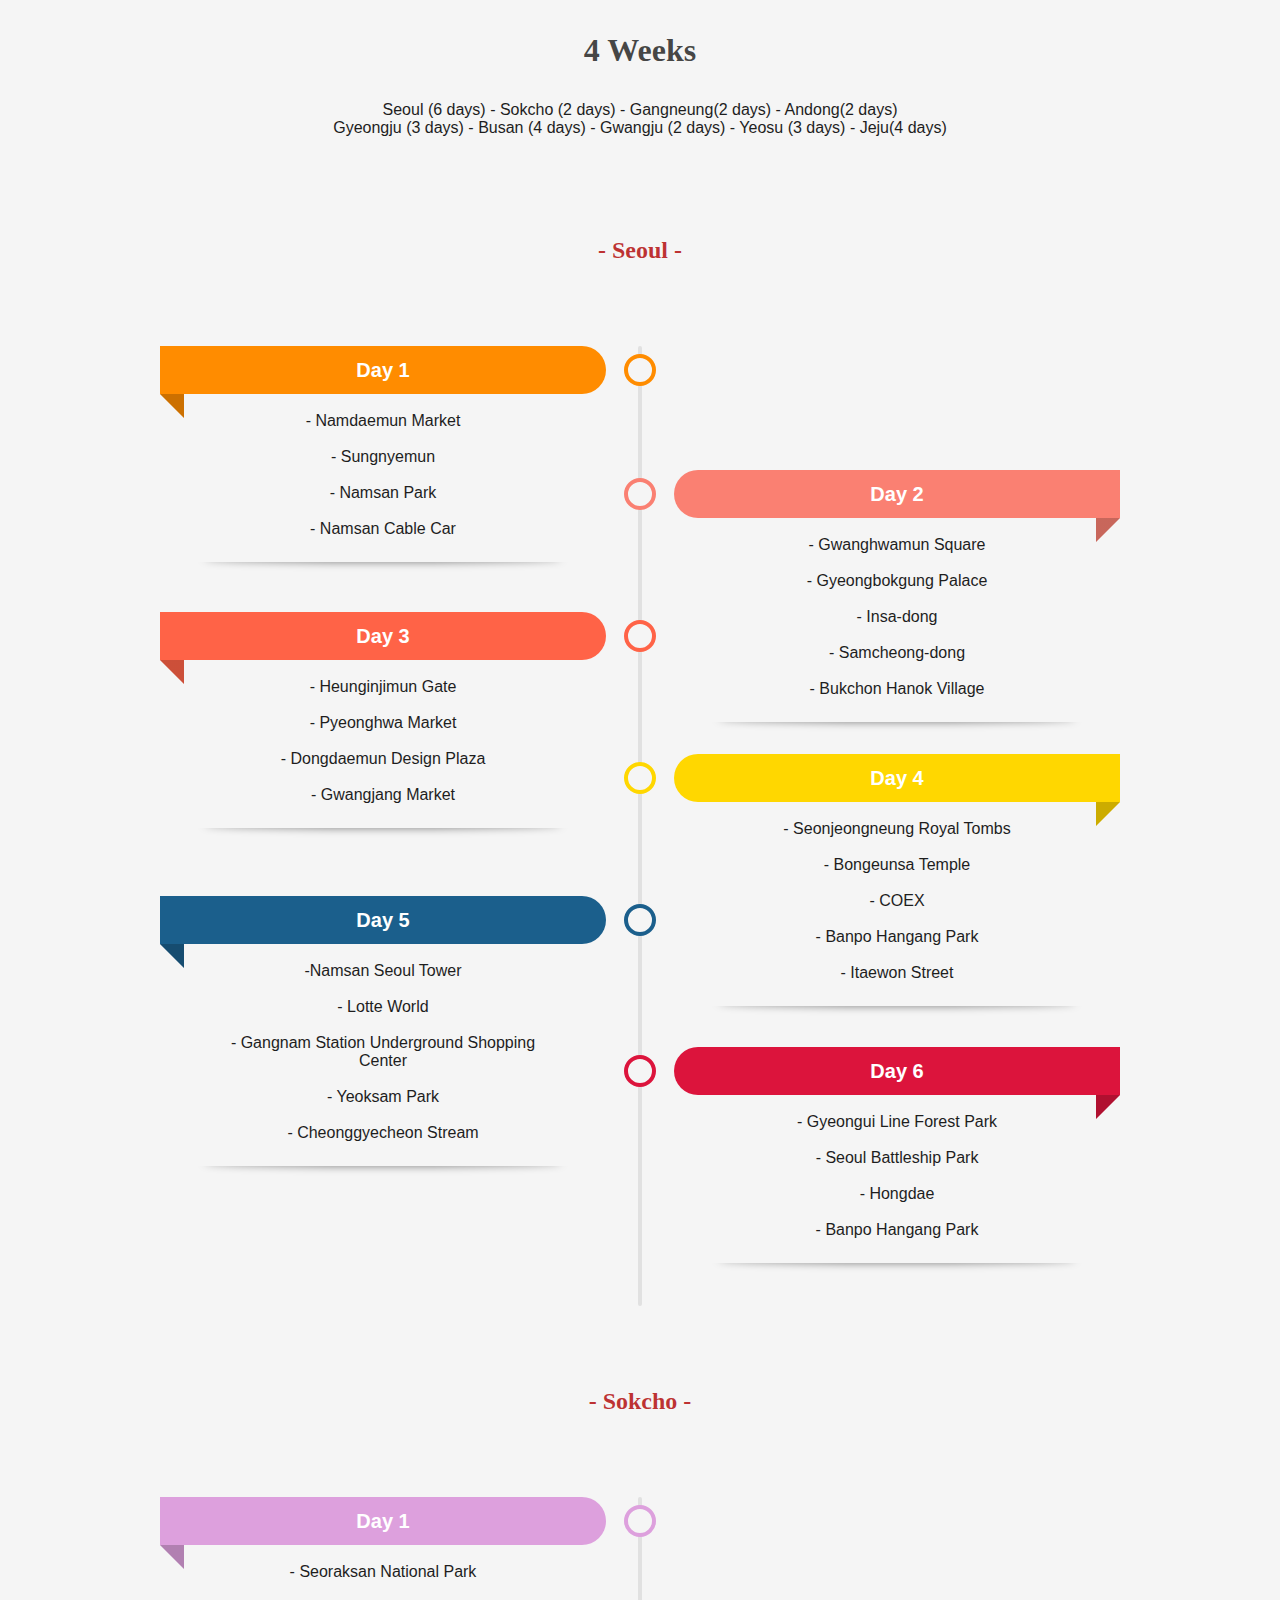
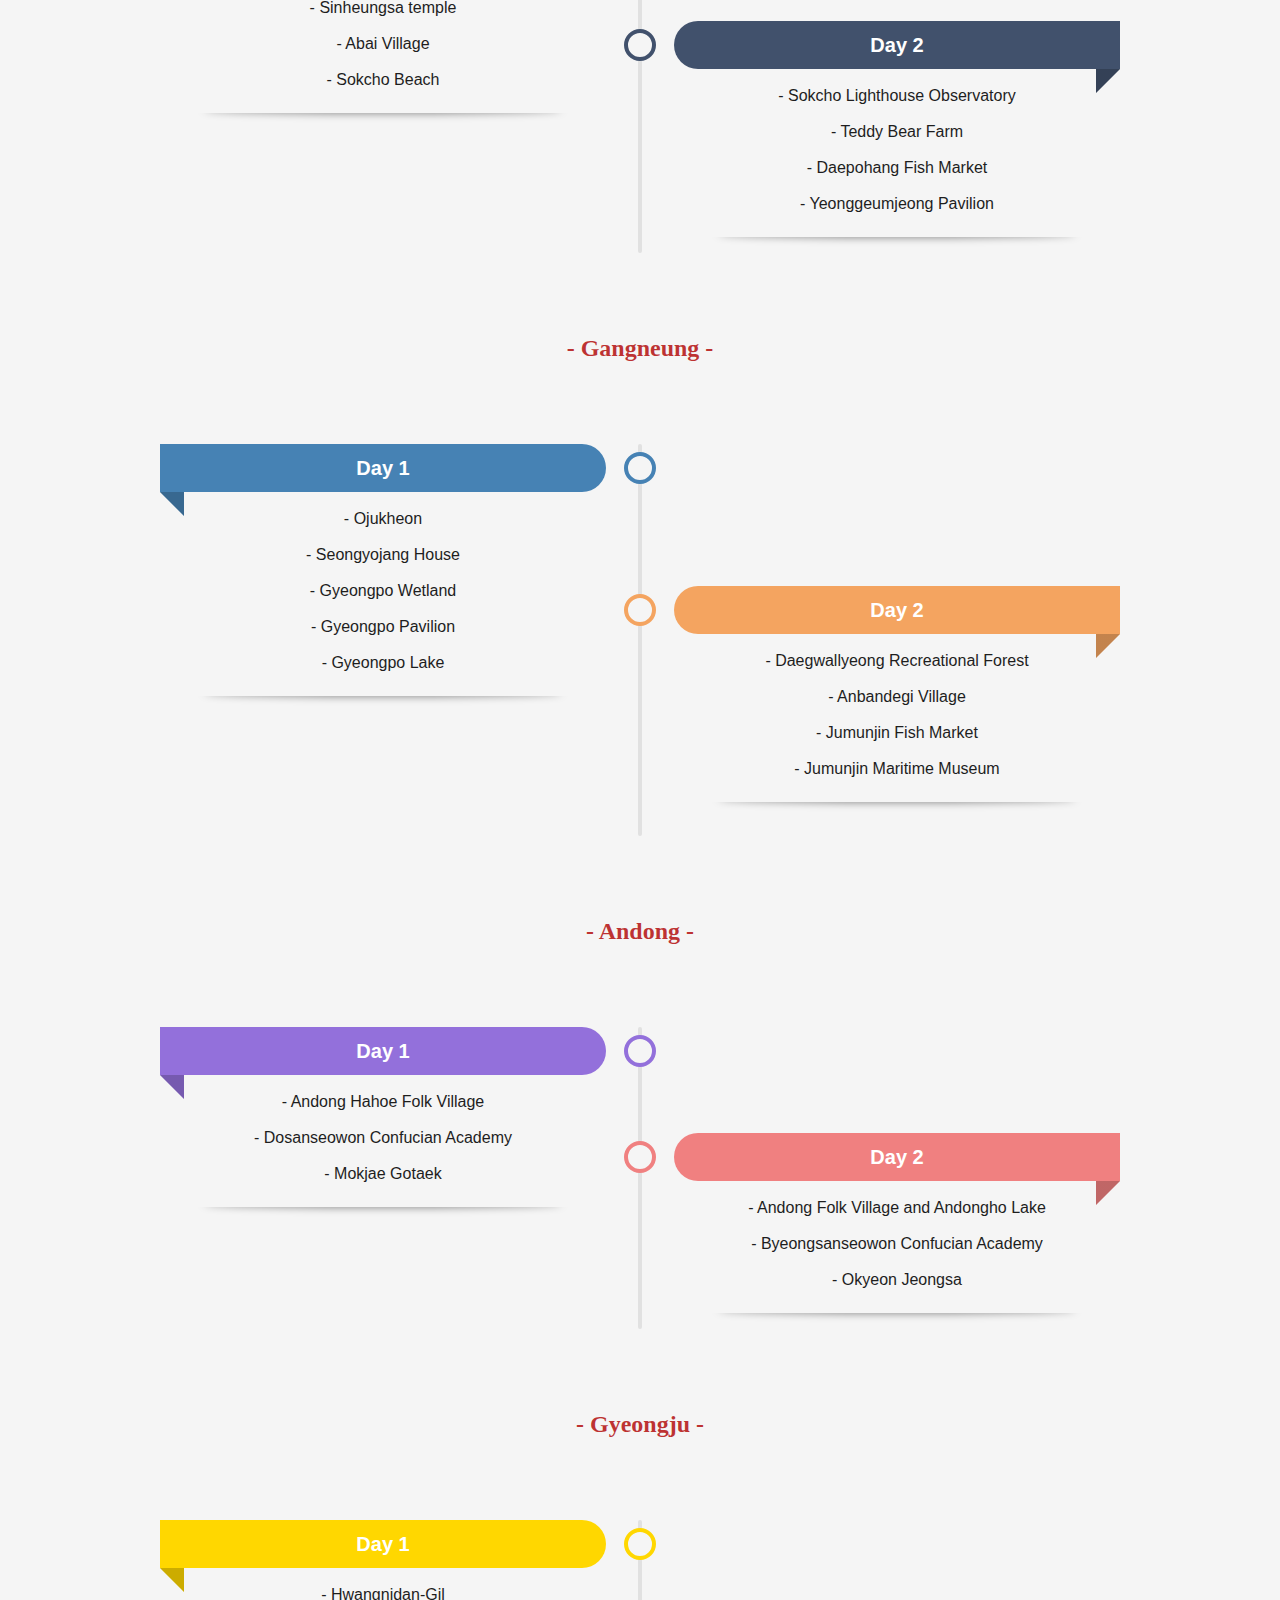
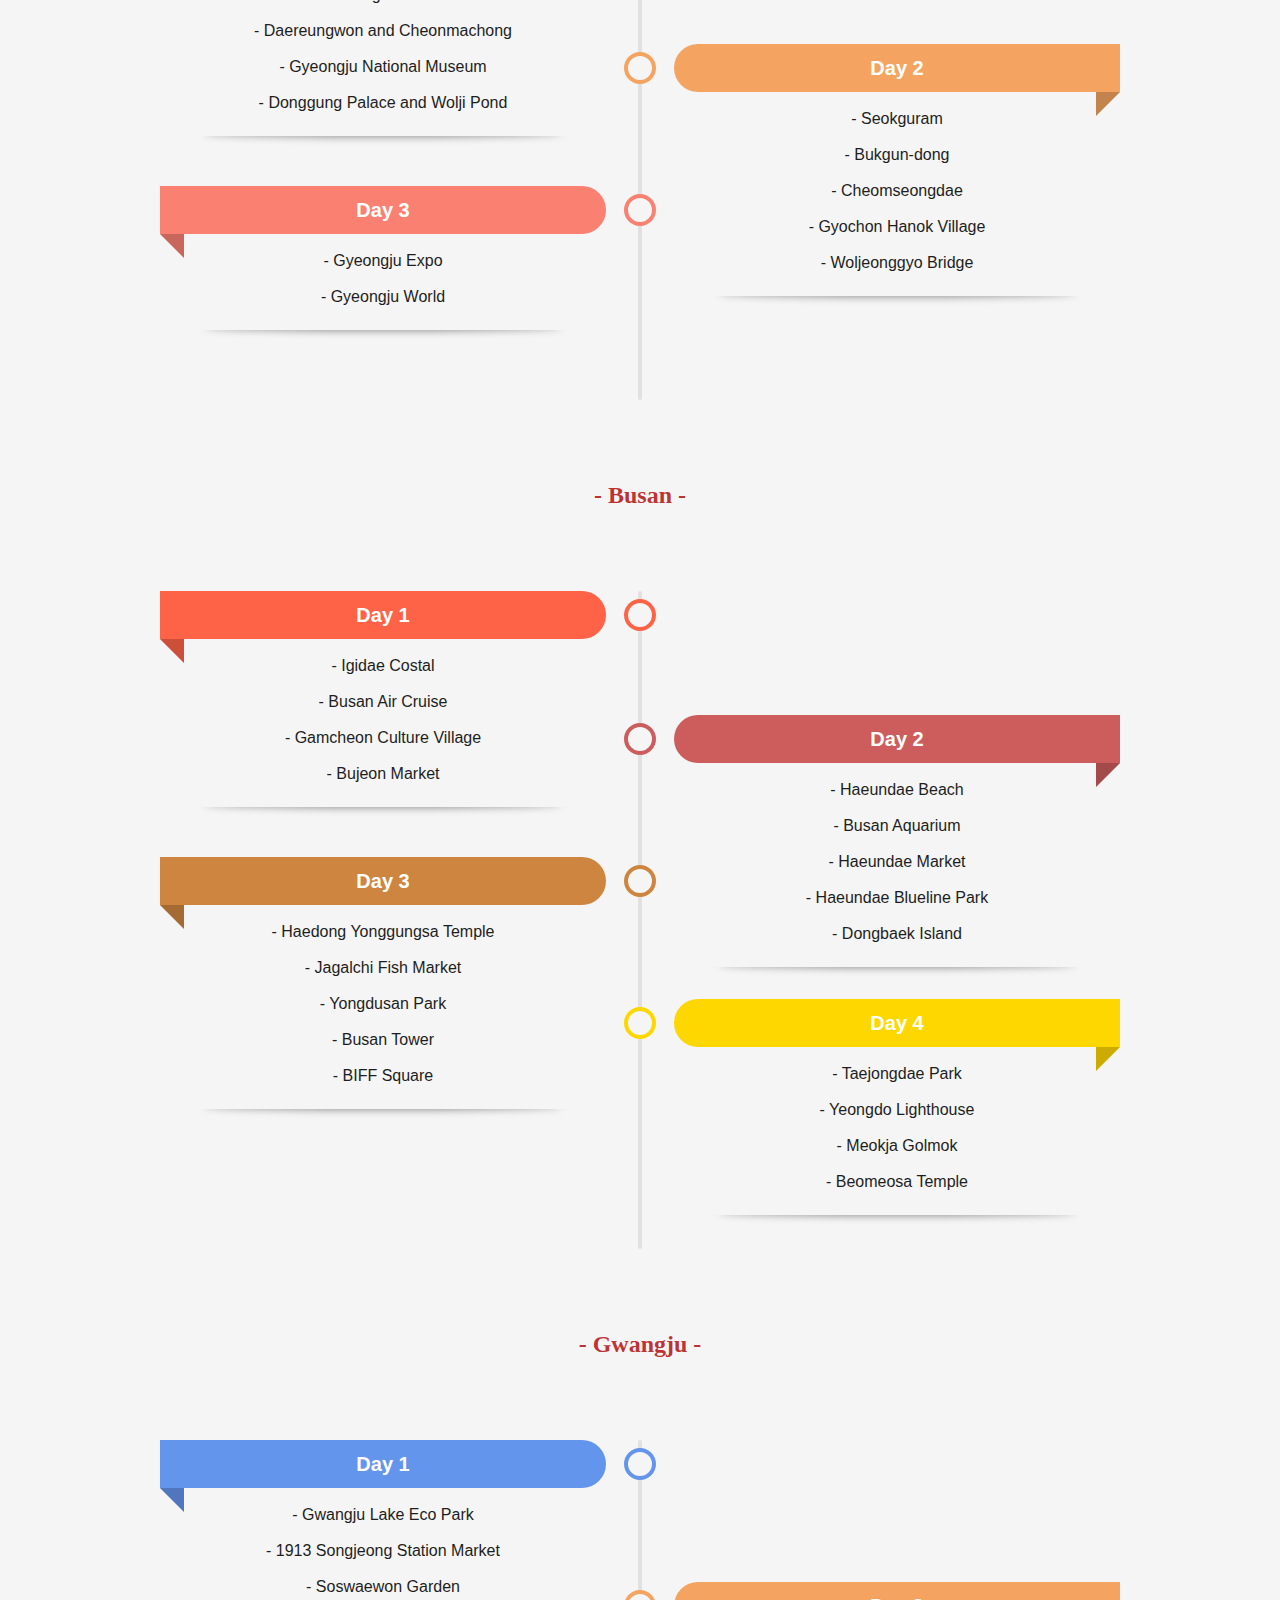
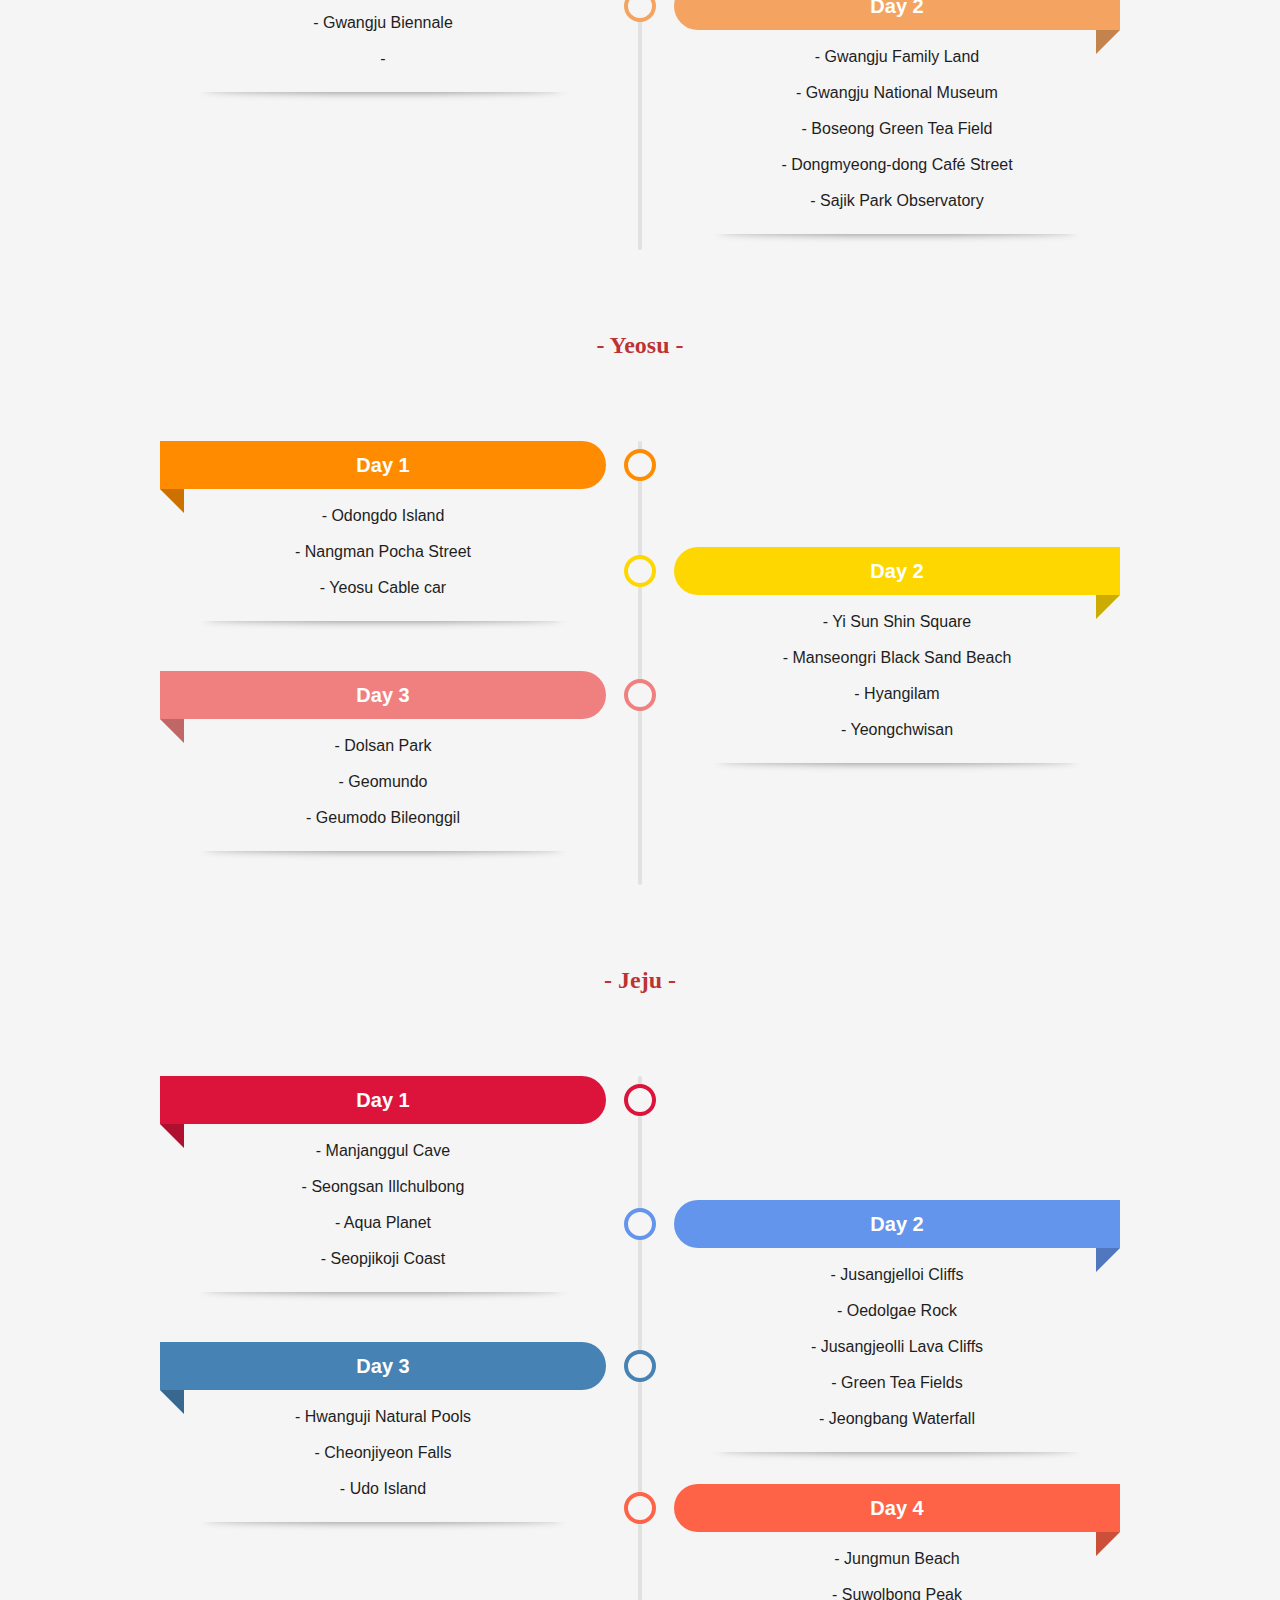
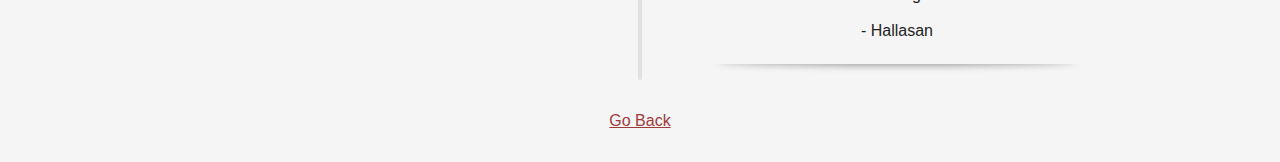
<file: itinerarie4weeks.html>
<!DOCTYPE html>
<html>
    <head> 
        <title> 4 Weeks Itinerarie </title>
        <link rel="stylesheet" href="itinerarieweek1option1.css">
    </head>

    <body>


        
            <div class="panel-title" style="font-family: 'Century Gothic', Ink Free; size: 20px; color: rgba(22, 22, 20, 0.796);">
                <h1>4 Weeks</h1>
            </div>
            <center>
                <p>Seoul (6 days) - Sokcho (2 days) - Gangneung(2 days) - Andong(2 days)</p>
                <p>Gyeongju (3 days) - Busan (4 days) - Gwangju (2 days) - Yeosu (3 days) - Jeju(4 days)</p>
            </center>
            <br/>
            <br/>
            <center><h2 style="font-family: 'Ink Free', Century Gothic; color: rgba(177, 5, 5, 0.821);">- Seoul -</h2></center>
            <br/>
                   
            <ul>
              <li style="--accent-color:#FF8C00">
              <div class="date">Day 1</div>
                 <div class="descr"> 
                    <center>
                 </br>              
                    <p>- Namdaemun Market</p>
                </br>
                    <p>- Sungnyemun</p>
                </br>
                    <p>- Namsan Park</p>
                </br>
                    <p>- Namsan Cable Car</p>
                </center>
                </div>
                </li>
                   
                <li style="--accent-color:#FA8072">
                  <div class="date">Day 2</div>
                  <div class="descr">
                    <center>
                    
                   </br>
                   <p>- Gwanghwamun Square</p>
                </br>
                   <p>- Gyeongbokgung Palace</p>
                </br>
                   <p>- Insa-dong</p>
                </br>
                   <p>- Samcheong-dong</p>
                </br>
                   <p>- Bukchon Hanok Village</p>
                   </center>
                  </div>
                </li>

                <li style="--accent-color:#FF6347">
                  <div class="date">Day 3</div>
                  <div class="descr">
                    <center>  
                    </br>
                    <p>- Heunginjimun Gate</p>
                 </br>
                    <p>- Pyeonghwa Market</p>
                 </br>
                    <p>- Dongdaemun Design Plaza</p>
                 </br>
                    <p>- Gwangjang Market</p>
                    </center>

                  </div>
                </li>

                <li style="--accent-color:#FFD700">
                  <div class="date">Day 4</div>
                  <div class="descr">
                    <center>      
                    </br>
                    <p>- Seonjeongneung Royal Tombs</p>
                 </br>
                    <p>- Bongeunsa Temple</p>
                 </br>
                    <p>- COEX</p>
                 </br>
                    <p>- Banpo Hangang Park</p>
                 </br>
                    <p>- Itaewon Street</p>
                    </center>

                  </div>
                </li>

                <li style="--accent-color:#1B5F8C">
                  <div class="date">Day 5</div>
                  <div class="descr">
                    <center>      
                    </br>
                    <p>-Namsan Seoul Tower </p>
                 </br>
                    <p>- Lotte World</p>
                 </br>
                    <p>- Gangnam Station Underground Shopping Center</p>
                 </br>
                    <p>- Yeoksam Park</p>
                 </br>
                    <p>- Cheonggyecheon Stream</p>
                    </center>

                  </div>
                </li>

                <li style="--accent-color:#DC143C">
                  <div class="date">Day 6</div>
                  <div class="descr">
                    <center>      
                    </br>
                    <p>- Gyeongui Line Forest Park</p>
                 </br>
                    <p>- Seoul Battleship Park</p>
                 </br>
                    <p>- Hongdae</p>
                 </br>
                    <p>- Banpo Hangang Park</p>
                    </center>

                  </div>
                </li>
            </ul>

            
            <br/>
            <center><h2 style="font-family: 'Ink Free', Century Gothic; color: rgba(177, 5, 5, 0.821);">- Sokcho -</h2></center>
            <br/>
                   
            <ul>
              <li style="--accent-color:#DDA0DD">
              <div class="date">Day 1</div>
                 <div class="descr"> 
                    <center>
              </br>              
                  <p>- Seoraksan National Park </p>
              </br>
                  <p>- Sinheungsa temple</p>
              </br>
                  <p>- Abai Village</p>
              </br>
                  <p>- Sokcho Beach </p>
                </center>
                </div>
                </li>
                   
                <li style="--accent-color: #41516C">
                  <div class="date">Day 2</div>
                  <div class="descr">
                    <center>
                        
                </br>
                   <p>- Sokcho Lighthouse Observatory </p>
                </br>
                   <p>- Teddy Bear Farm </p>
                </br>
                   <p>- Daepohang Fish Market </p>
                </br>
                   <p>- Yeonggeumjeong Pavilion</p>
                   </center>
                  </div>
                </li>
            </ul>



            <br/>
            <center><h2 style="font-family: 'Ink Free', Century Gothic; color: rgba(177, 5, 5, 0.821);">- Gangneung -</h2></center>
            <br/>
                   
            <ul>
              <li style="--accent-color:#4682B4">
              <div class="date">Day 1</div>
                 <div class="descr"> 
                    <center>  
                    </br>
                        <p>- Ojukheon </p>
                    </br>
                        <p>- Seongyojang House </p>
                    </br>
                        <p>- Gyeongpo Wetland</p>
                    </br>
                        <p>- Gyeongpo Pavilion</p>
                    </br>
                        <p>- Gyeongpo Lake </p>  
                        </center>
    
                      </div>
                    </li>
                   
                <li style="--accent-color:#F4A460">
                  <div class="date">Day 2</div>
                  <div class="descr">
                    <center>
                    </br>              
                       <p>- Daegwallyeong Recreational Forest</p>
                   </br>
                       <p>- Anbandegi Village</p>
                   </br>
                       <p>- Jumunjin Fish Market</p>
                   </br>
                       <p>- Jumunjin Maritime Museum </p>
                   </center>
                   </div>
                   </li>
            </ul>



            <br/>
            <center><h2 style="font-family: 'Ink Free', Century Gothic; color: rgba(177, 5, 5, 0.821);">- Andong -</h2></center>
            <br/>
                   
            <ul>
              <li style="--accent-color:#9370DB">
              <div class="date">Day 1</div>
                 <div class="descr"> 
                    <center>  
                    </br>
                        <p>- Andong Hahoe Folk Village</p>
                    </br>
                        <p>- Dosanseowon Confucian Academy</p>
                    </br>
                        <p>- Mokjae Gotaek</p> 
                        </center>
    
                      </div>
                    </li>
                   
                <li style="--accent-color:#F08080">
                  <div class="date">Day 2</div>
                  <div class="descr">
                    <center>
                    </br>              
                       <p>- Andong Folk Village and Andongho Lake</p>
                   </br>
                       <p>- Byeongsanseowon Confucian Academy</p>
                   </br>
                       <p>- Okyeon Jeongsa</p>
                   </center>
                   </div>
                   </li>
            </ul>



            <br/>
            <center><h2 style="font-family: 'Ink Free', Century Gothic; color: rgba(177, 5, 5, 0.821);">- Gyeongju -</h2></center>
            <br/>
                   
            <ul>
              <li style="--accent-color:#FFD700">
              <div class="date">Day 1</div>
                 <div class="descr"> 
                    <center>  
                    </br>
                        <p>- Hwangnidan-Gil </p>
                    </br>
                        <p>- Daereungwon and Cheonmachong</p>
                    </br>
                        <p>- Gyeongju National Museum</p>
                    </br>
                        <p>- Donggung Palace and Wolji Pond</p> 
                        </center>
    
                      </div>
                    </li>
                   
                <li style="--accent-color:#F4A460">
                  <div class="date">Day 2</div>
                  <div class="descr">
                    <center>
                   </br>
                       <p>- Seokguram</p>
                   </br>
                       <p>- Bukgun-dong </p>
                   </br>
                       <p>- Cheomseongdae</p>
                  </br>              
                       <p>- Gyochon Hanok Village</p>
                   </br>
                       <p>- Woljeonggyo Bridge</p>
                   </center>
                   </div>
                   </li>

                   <li style="--accent-color:#FA8072">
                     <div class="date">Day 3</div>
                     <div class="descr">
                       <center>
                       </br>              
                          <p>- Gyeongju Expo</p>
                      </br>
                          <p>- Gyeongju World </p>
                      </center>
                      </div>
                      </li>
            </ul>




            <br/>
            <center><h2 style="font-family: 'Ink Free', Century Gothic; color: rgba(177, 5, 5, 0.821);">- Busan -</h2></center>
            <br/>
                   
            <ul>
              <li style="--accent-color:#FF6347">
              <div class="date">Day 1</div>
                 <div class="descr"> 
                    <center>  
               </br>              
                  <p>- Igidae Costal</p>
               </br>
                  <p>- Busan Air Cruise</p>
              </br>
                  <p>- Gamcheon Culture Village</p>
              </br>
                  <p>- Bujeon Market</p>
                        </center>
    
                      </div>
                    </li>
                   
                <li style="--accent-color:#CD5C5C">
                  <div class="date">Day 2</div>
                  <div class="descr">
                    <center>
                  </br>
                  <p>- Haeundae Beach</p>
               </br>
                  <p>- Busan Aquarium</p>
               </br>
                  <p>- Haeundae Market</p>
               </br>
                  <p>- Haeundae Blueline Park</p>
               </br>
                  <p>- Dongbaek Island</p> 
                   </center>
                   </div>
                   </li>

                   <li style="--accent-color:#CD853F">
                     <div class="date">Day 3</div>
                     <div class="descr">
                       <center>
                     </br>
                     <p>- Haedong Yonggungsa Temple</p>
                  </br>
                     <p>- Jagalchi Fish Market</p>
                  </br>
                     <p>- Yongdusan Park</p>
                 </br>
                     <p>- Busan Tower</p>
                 </br>
                     <p>- BIFF Square</p>  
                      </center>
                      </div>
                      </li>

                      <li style="--accent-color:#FFD700">
                        <div class="date">Day 4</div>
                        <div class="descr">
                          <center>
                        </br>
                        <p>- Taejongdae Park</p>
                     </br>
                        <p>- Yeongdo Lighthouse</p>
                     </br>
                        <p>- Meokja Golmok</p>
                     </br>
                        <p>- Beomeosa Temple</p>
                         </center>
                         </div>
                         </li>
            </ul>




            <br/>
            <center><h2 style="font-family: 'Ink Free', Century Gothic; color: rgba(177, 5, 5, 0.821);">- Gwangju -</h2></center>
            <br/>
                   
            <ul>
              <li style="--accent-color:#6495ED">
              <div class="date">Day 1</div>
                 <div class="descr"> 
                    <center>  
                    </br>
                        <p>- Gwangju Lake Eco Park</p>
                    </br>
                        <p>- 1913 Songjeong Station Market</p>
                    </br>
                        <p>- Soswaewon Garden</p>
                    </br>
                        <p>- Gwangju Biennale</p>
                    </br>
                        <p>- </p>  
                        </center>
    
                      </div>
                    </li>
                   
                <li style="--accent-color:#F4A460">
                  <div class="date">Day 2</div>
                  <div class="descr">
                    <center>
                    </br>              
                       <p>- Gwangju Family Land</p>
                   </br>
                       <p>- Gwangju National Museum</p>
                   </br>
                       <p>- Boseong Green Tea Field</p>
                   </br>
                       <p>- Dongmyeong-dong Café Street</p>
                  </br>
                       <p>- Sajik Park Observatory</p>
                   </center>
                   </div>
                   </li>
            </ul>



            <br/>
            <center><h2 style="font-family: 'Ink Free', Century Gothic; color: rgba(177, 5, 5, 0.821);">- Yeosu -</h2></center>
            <br/>
                   
            <ul>
              <li style="--accent-color:#FF8C00">
              <div class="date">Day 1</div>
                 <div class="descr"> 
                    <center>  
                  </br>              
                  <p>- Odongdo Island</p>
              </br>
                  <p>- Nangman Pocha Street </p>
              </br>
                  <p>- Yeosu Cable car</p>
                        
                        </center>
    
                      </div>
                    </li>
                   
                <li style="--accent-color:#FFD700">
                  <div class="date">Day 2</div>
                  <div class="descr">
                    <center>
                  </br>
                  <p>- Yi Sun Shin Square </p>
               </br>
                  <p>- Manseongri Black Sand Beach</p>
               </br>
                  <p>- Hyangilam</p>
               </br>
                  <p>- Yeongchwisan</p>
                   </center>
                   </div>
                   </li>

                   <li style="--accent-color:#F08080">
                     <div class="date">Day 3</div>
                     <div class="descr">
                       <center>
                     </br>
                     <p>- Dolsan Park</p>
                </br>
                     <p>- Geomundo</p>
                </br>
                     <p>- Geumodo Bileonggil</p>
                      </center>
                      </div>
                      </li>
            </ul>




            <br/>
            <center><h2 style="font-family: 'Ink Free', Century Gothic; color: rgba(177, 5, 5, 0.821);">- Jeju -</h2></center>
            <br/>
                   
            <ul>
              <li style="--accent-color:#DC143C">
              <div class="date">Day 1</div>
                 <div class="descr"> 
                    <center>  
                  </br>              
                  <p>- Manjanggul Cave</p>
              </br>
                  <p>- Seongsan Illchulbong</p>
              </br>
                  <p>- Aqua Planet</p>
              </br>
                  <p>- Seopjikoji Coast</p> 
                        </center>
                      </div>
                    </li>
                   
                <li style="--accent-color:#6495ED">
                  <div class="date">Day 2</div>
                  <div class="descr">
                    <center>
                  </br>
                  <p>- Jusangjelloi Cliffs</p>
              </br>
                  <p>- Oedolgae Rock</p>
              </br>
                  <p>- Jusangjeolli Lava Cliffs</p>
              </br>
                  <p>- Green Tea Fields</p>
              </br>
                  <p>- Jeongbang Waterfall</p> 
                   </center>
                   </div>
                   </li>

                <li style="--accent-color:#4682B4">
                     <div class="date">Day 3</div>
                     <div class="descr">
                       <center>
                     </br>
                     <p>- Hwanguji Natural Pools</p>
                  </br>
                     <p>- Cheonjiyeon Falls</p>
                  </br>
                     <p>- Udo Island</p>
                      </center>
                      </div>
                      </li>

               <li style="--accent-color:#FF6347">
                  <div class="date">Day 4</div>
                  <div class="descr">
                     <center>
                     </br>
                     <p>- Jungmun Beach</p>
                 </br>
                     <p>- Suwolbong Peak</p>
                 </br>
                     <p>- Hallasan</p> 
                     </center>
                  </div>
               </li>
            </ul>


            <center>
            <p><a href="tipsandrecommendations.html" style="color:rgb(158, 60, 60)">Go Back</a></p>
            </center>








    </body>

</html>
</file>
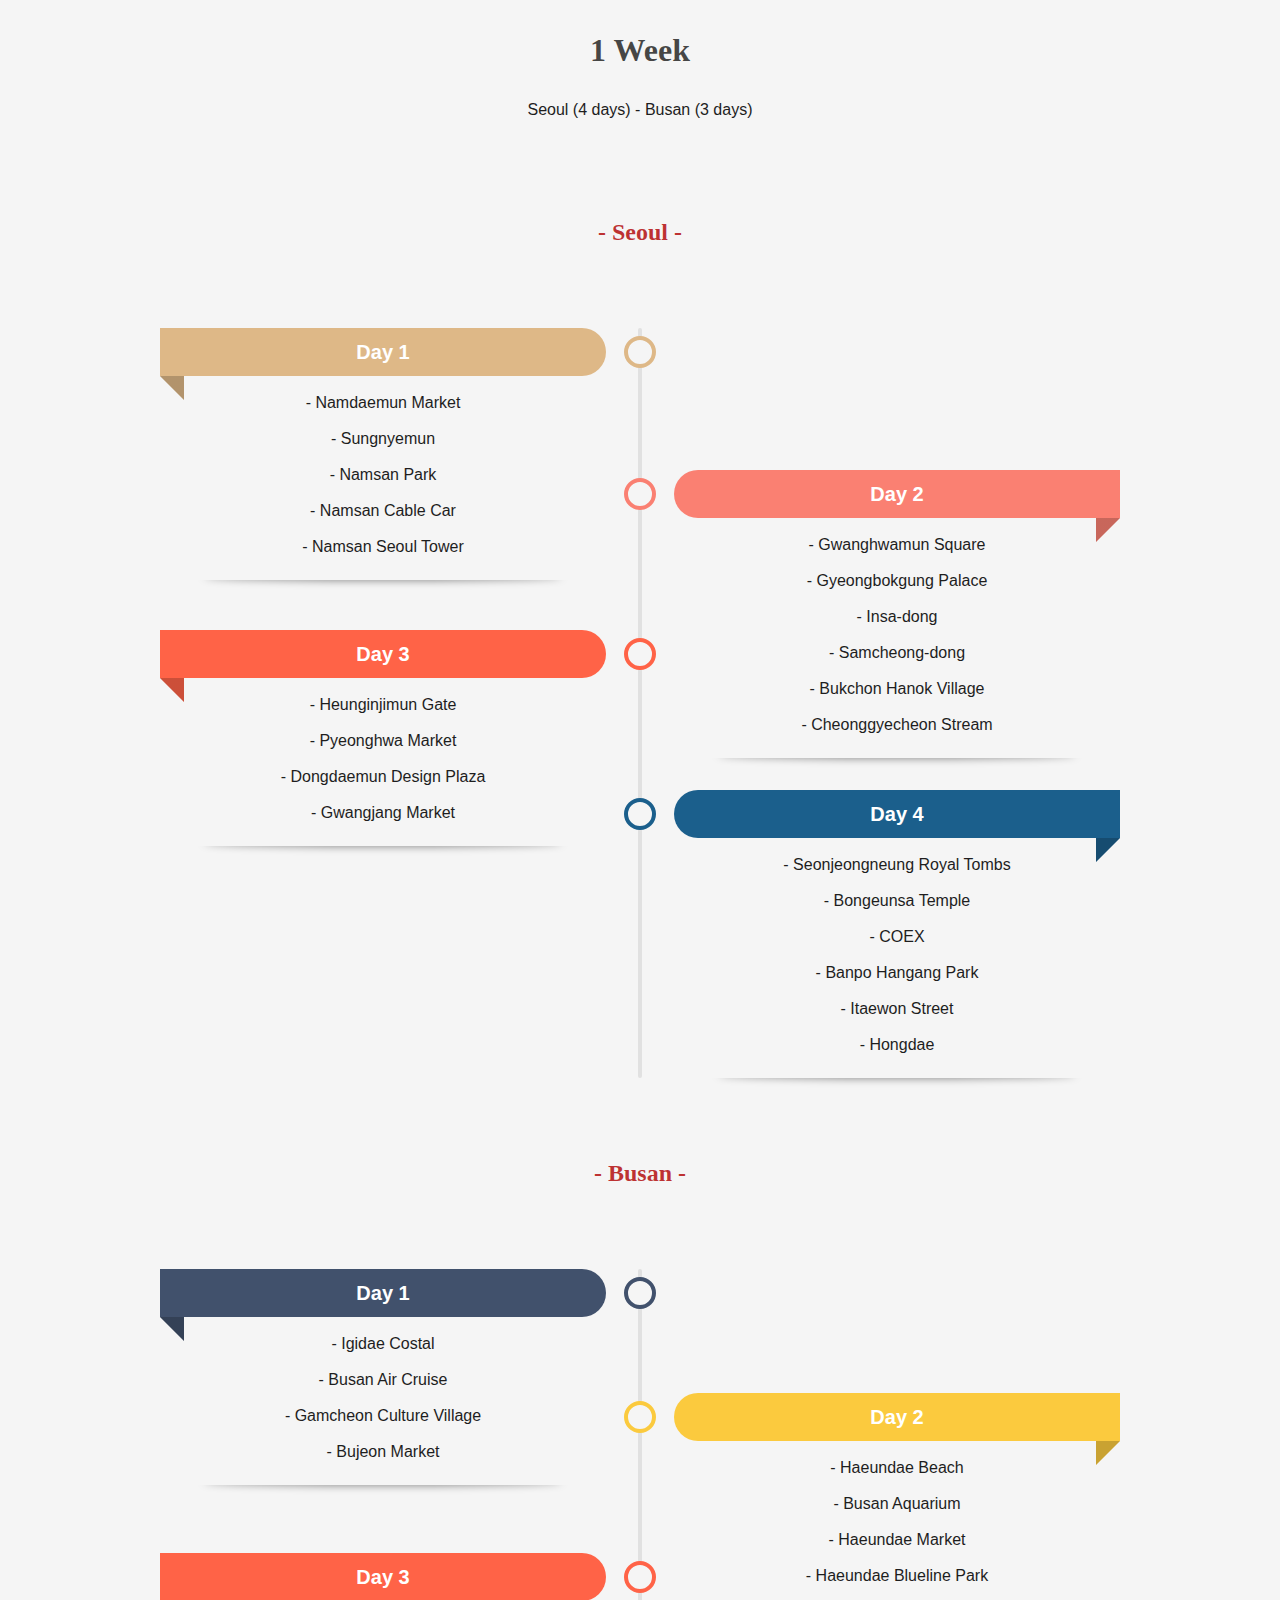
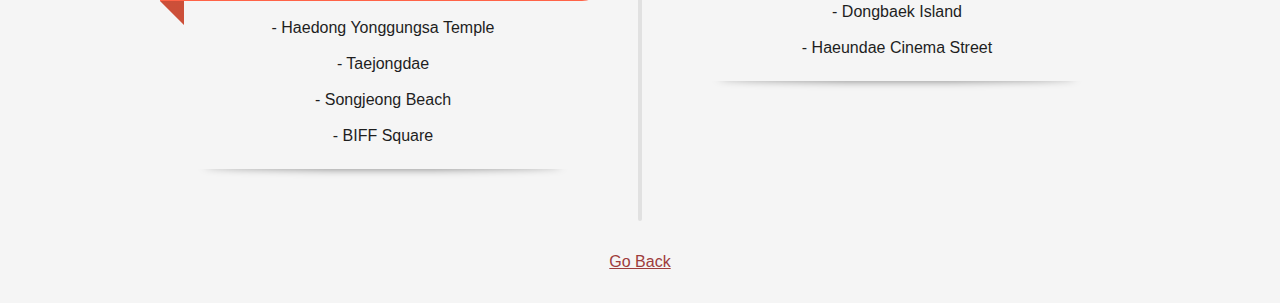
<file: itinerarieweek1option1.html>
<!DOCTYPE html>
<html>
    <head> 
        <title> Seoul and Busan </title>
        <link rel="stylesheet" href="itinerarieweek1option1.css">
    </head>

    <body>


        
            <div class="panel-title" style="font-family: 'Century Gothic', Ink Free; size: 20px; color: rgba(22, 22, 20, 0.796);">
                <h1>1 Week</h1>
            </div>
            <center><p>Seoul (4 days) - Busan (3 days)</p></center>
            <br/>
            <br/>
            <center><h2 style="font-family: 'Ink Free', Century Gothic; color: rgba(177, 5, 5, 0.821);">- Seoul -</h2></center>
            <br/>
                   
            <ul>
              <li style="--accent-color:BurlyWood">
              <div class="date">Day 1</div>
                 <div class="descr"> 
                    <center>
                 </br>              
                    <p>- Namdaemun Market</p>
                </br>
                    <p>- Sungnyemun</p>
                </br>
                    <p>- Namsan Park</p>
                </br>
                    <p>- Namsan Cable Car</p>
                </br>
                    <p>- Namsan Seoul Tower</p>
                </center>
                </div>
                </li>
                   
                <li style="--accent-color:#FA8072">
                  <div class="date">Day 2</div>
                  <div class="descr">
                    <center>
                    
                   </br>
                   <p>- Gwanghwamun Square</p>
                </br>
                   <p>- Gyeongbokgung Palace</p>
                </br>
                   <p>- Insa-dong</p>
                </br>
                   <p>- Samcheong-dong</p>
                </br>
                   <p>- Bukchon Hanok Village</p>
                </br>
                   <p>- Cheonggyecheon Stream</p>
                   </center>
                  </div>
                </li>

                <li style="--accent-color:#FF6347">
                  <div class="date">Day 3</div>
                  <div class="descr">
                    <center>  
                    </br>
                    <p>- Heunginjimun Gate</p>
                 </br>
                    <p>- Pyeonghwa Market</p>
                 </br>
                    <p>- Dongdaemun Design Plaza</p>
                 </br>
                    <p>- Gwangjang Market</p>
                    </center>

                  </div>
                </li>

                <li style="--accent-color:#1B5F8C">
                  <div class="date">Day 4</div>
                  <div class="descr">
                    <center>      
                    </br>
                    <p>- Seonjeongneung Royal Tombs</p>
                 </br>
                    <p>- Bongeunsa Temple</p>
                 </br>
                    <p>- COEX</p>
                 </br>
                    <p>- Banpo Hangang Park</p>
                 </br>
                    <p>- Itaewon Street</p>
                 </br>
                    <p>- Hongdae</p>
                    </center>

                  </div>
                </li>
            </ul>

            
            <br/>
            <center><h2 style="font-family: 'Ink Free', Century Gothic; color: rgba(177, 5, 5, 0.821);">- Busan -</h2></center>
            <br/>
                   
            <ul>
              <li style="--accent-color:#41516C">
              <div class="date">Day 1</div>
                 <div class="descr"> 
                    <center>
                 </br>              
                    <p>- Igidae Costal</p>
                </br>
                    <p>- Busan Air Cruise</p>
                </br>
                    <p>- Gamcheon Culture Village</p>
                </br>
                    <p>- Bujeon Market</p>
                </center>
                </div>
                </li>
                   
                <li style="--accent-color:#FBCA3E">
                  <div class="date">Day 2</div>
                  <div class="descr">
                    <center>
                    
                   </br>
                   <p>- Haeundae Beach</p>
                </br>
                   <p>- Busan Aquarium</p>
                </br>
                   <p>- Haeundae Market</p>
                </br>
                   <p>- Haeundae Blueline Park</p>
                </br>
                   <p>- Dongbaek Island</p>
                </br>
                   <p>- Haeundae Cinema Street</p>
                   </center>
                  </div>
                </li>

                <li style="--accent-color:#FF6347">
                  <div class="date">Day 3</div>
                  <div class="descr">
                    <center>  
                    </br>
                    <p>- Haedong Yonggungsa Temple</p>
                 </br>
                    <p>- Taejongdae</p>
                 </br>
                    <p>- Songjeong Beach</p>
                 </br>
                    <p>- BIFF Square</p>
                    </center>

                  </div>
                </li>
            </ul>

            <center>
            <p><a href="tipsandrecommendations.html" style="color:rgb(158, 60, 60)">Go Back</a></p>
            </center>








    </body>

</html>
</file>
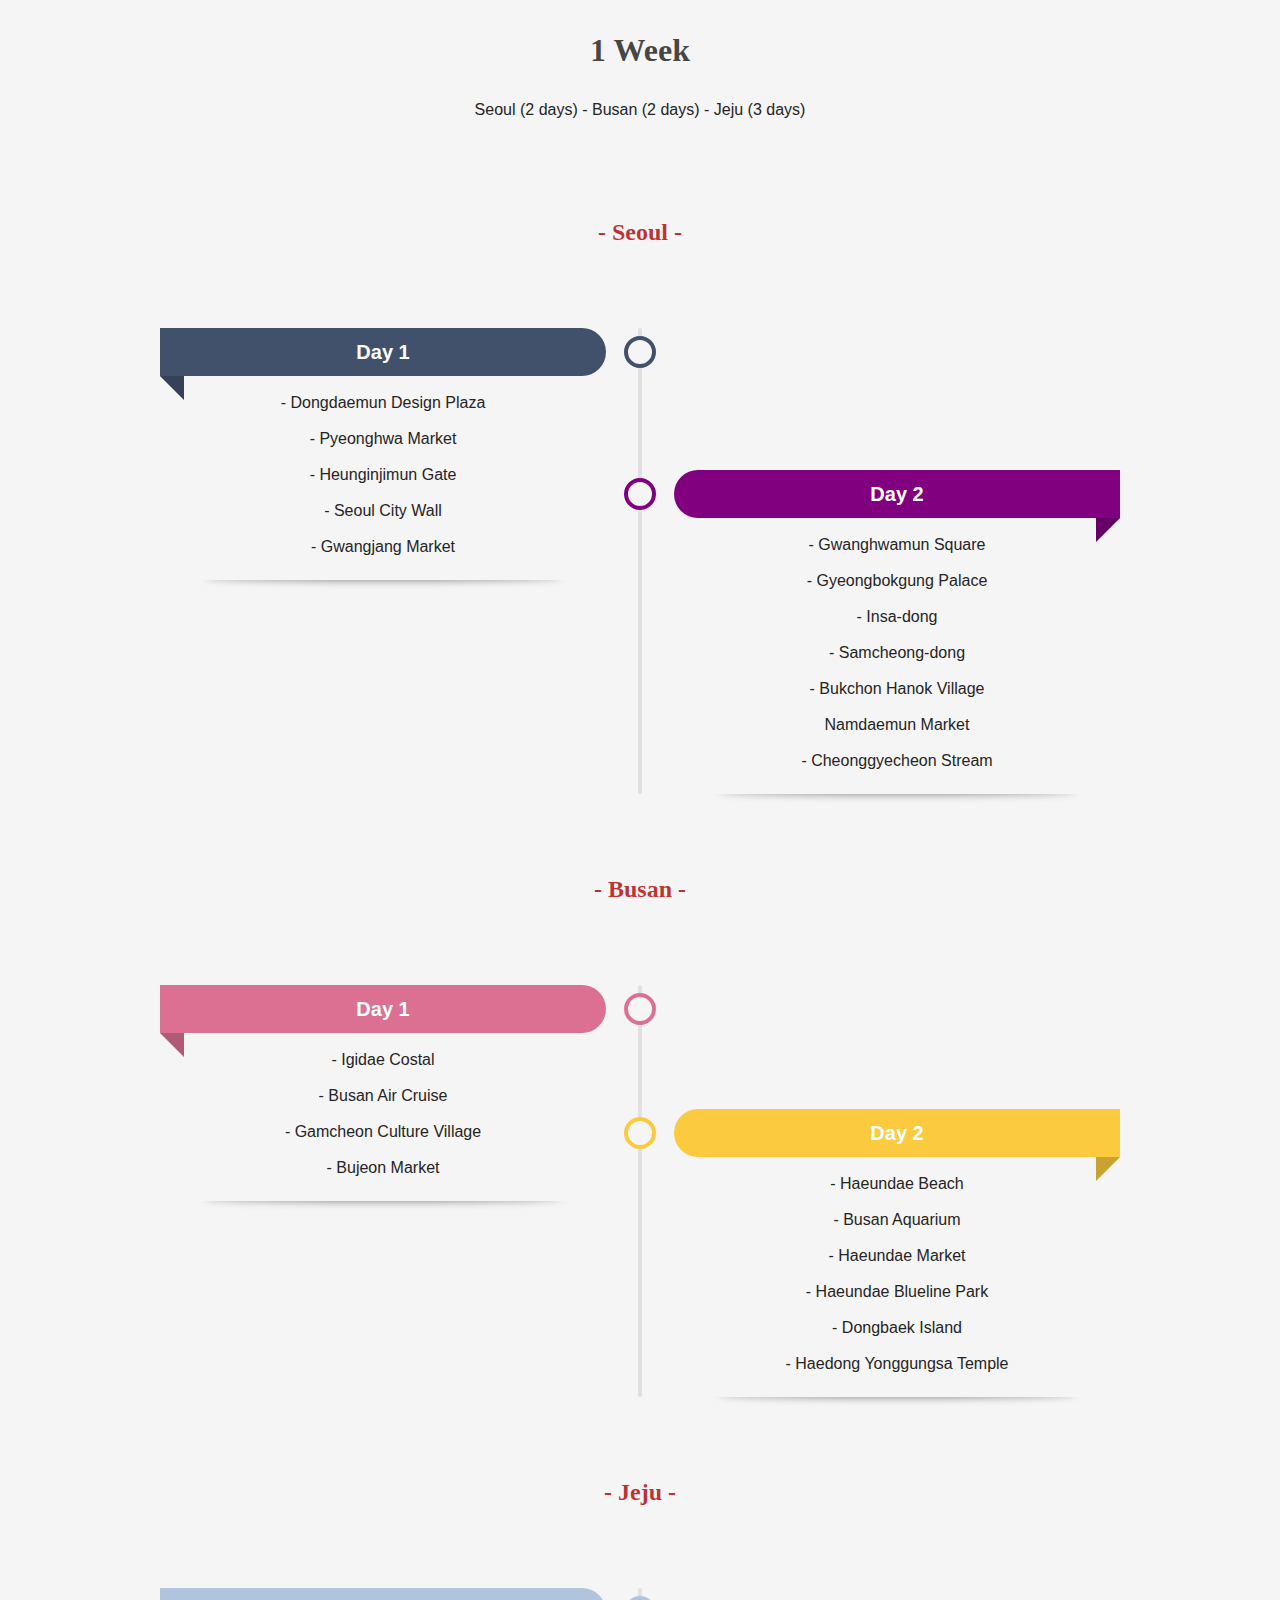
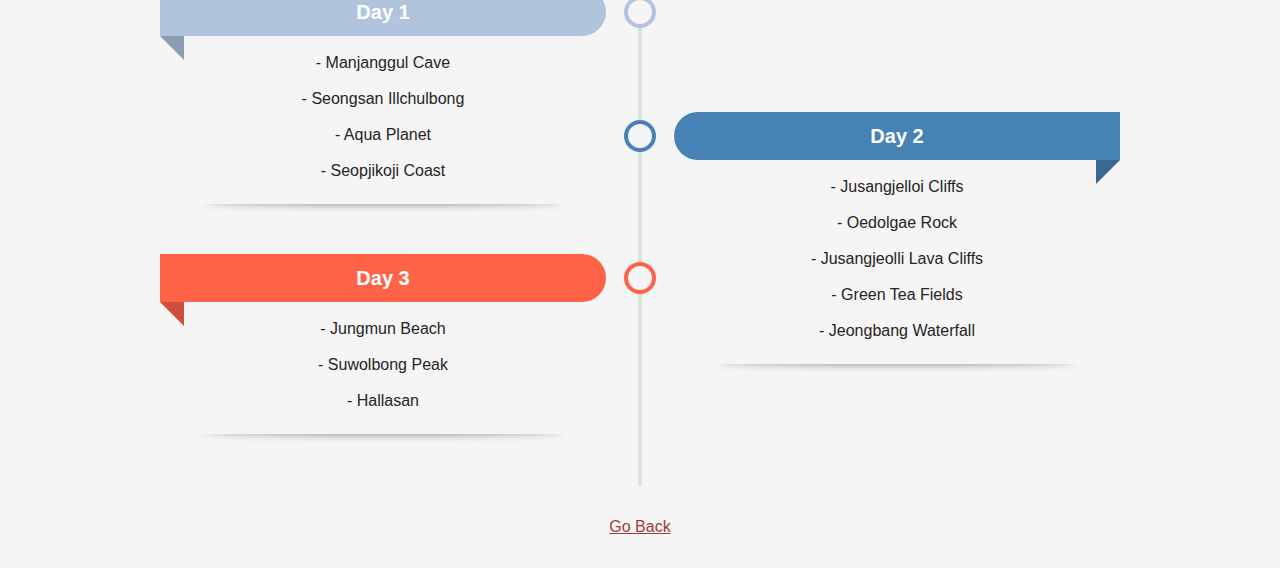
<file: itinerarieweek1option2.html>
<!DOCTYPE html>
<html>
    <head> 
        <title> Seoul, Busan, and Jeju </title>
        <link rel="stylesheet" href="itinerarieweek1option2.css">
    </head>

    <body>


        
            <div class="panel-title" style="font-family: 'Century Gothic', Ink Free; size: 20px; color: rgba(22, 22, 20, 0.796);">
                <h1>1 Week</h1>
            </div>
            <center><p>Seoul (2 days) - Busan (2 days) - Jeju (3 days)</p></center>
            <br/>
            <br/>
            <center><h2 style="font-family: 'Ink Free', Century Gothic; color: rgba(177, 5, 5, 0.821);">- Seoul -</h2></center>
            <br/>
                   
            <ul>
              <li style="--accent-color:#41516C">
              <div class="date">Day 1</div>
                 <div class="descr"> 
                    <center>
                 </br>              
                    <p>- Dongdaemun Design Plaza</p>
                </br>
                    <p>- Pyeonghwa Market</p>
                </br>
                    <p>- Heunginjimun Gate</p>
                </br>
                    <p>- Seoul City Wall</p>
                </br>
                    <p>- Gwangjang Market</p>
                </center>
                </div>
                </li>
                   
                <li style="--accent-color:#800080">
                  <div class="date">Day 2</div>
                  <div class="descr">
                    <center>
                    
                   </br>
                   <p>- Gwanghwamun Square</p>
                </br>
                   <p>- Gyeongbokgung Palace</p>
                </br>
                   <p>- Insa-dong</p>
                </br>
                   <p>- Samcheong-dong</p>
                </br>
                   <p>- Bukchon Hanok Village</p>
                </br>
                   <p>Namdaemun Market</p>
                </br>
                   <p>- Cheonggyecheon Stream</p>
                   </center>
                  </div>
                </li>
            </ul>

            
            <br/>
            <center><h2 style="font-family: 'Ink Free', Century Gothic; color: rgba(177, 5, 5, 0.821);">- Busan -</h2></center>
            <br/>
                   
            <ul>
              <li style="--accent-color:#DB7093">
              <div class="date">Day 1</div>
                 <div class="descr"> 
                    <center>
                 </br>              
                    <p>- Igidae Costal</p>
                </br>
                    <p>- Busan Air Cruise</p>
                </br>
                    <p>- Gamcheon Culture Village</p>
                </br>
                    <p>- Bujeon Market</p>
                </center>
                </div>
                </li>
                   
                <li style="--accent-color:#FBCA3E">
                  <div class="date">Day 2</div>
                  <div class="descr">
                    <center>
                    
                   </br>
                   <p>- Haeundae Beach</p>
                </br>
                   <p>- Busan Aquarium</p>
                </br>
                   <p>- Haeundae Market</p>
                </br>
                   <p>- Haeundae Blueline Park</p>
                </br>
                   <p>- Dongbaek Island</p>
                </br>
                   <p>- Haedong Yonggungsa Temple</p>
                   </center>
                  </div>
                </li>
            </ul>


            <br/>
            <center><h2 style="font-family: 'Ink Free', Century Gothic; color: rgba(177, 5, 5, 0.821);">- Jeju -</h2></center>
            <br/>
                   
            <ul>
              <li style="--accent-color:#B0C4DE">
              <div class="date">Day 1</div>
                 <div class="descr"> 
                    <center>
                 </br>              
                    <p>- Manjanggul Cave</p>
                </br>
                    <p>- Seongsan Illchulbong</p>
                </br>
                    <p>- Aqua Planet</p>
                </br>
                    <p>- Seopjikoji Coast</p>
                </center>
                </div>
                </li>
                   
                <li style="--accent-color:#4682B4">
                  <div class="date">Day 2</div>
                  <div class="descr">
                    <center>
                    
                   </br>
                   <p>- Jusangjelloi Cliffs</p>
                </br>
                   <p>- Oedolgae Rock</p>
                </br>
                   <p>- Jusangjeolli Lava Cliffs</p>
                </br>
                   <p>- Green Tea Fields</p>
                </br>
                   <p>- Jeongbang Waterfall</p>
                   </center>
                  </div>
                </li>

                <li style="--accent-color:#FF6347">
                  <div class="date">Day 3</div>
                  <div class="descr">
                    <center>  
                    </br>
                    <p>- Jungmun Beach</p>
                 </br>
                    <p>- Suwolbong Peak</p>
                 </br>
                    <p>- Hallasan</p>
                    </center>

                  </div>
                </li>
            </ul>

            <center>
            <p><a href="tipsandrecommendations.html" style="color:rgb(158, 60, 60)">Go Back</a></p>
            </center>








    </body>

</html>
</file>
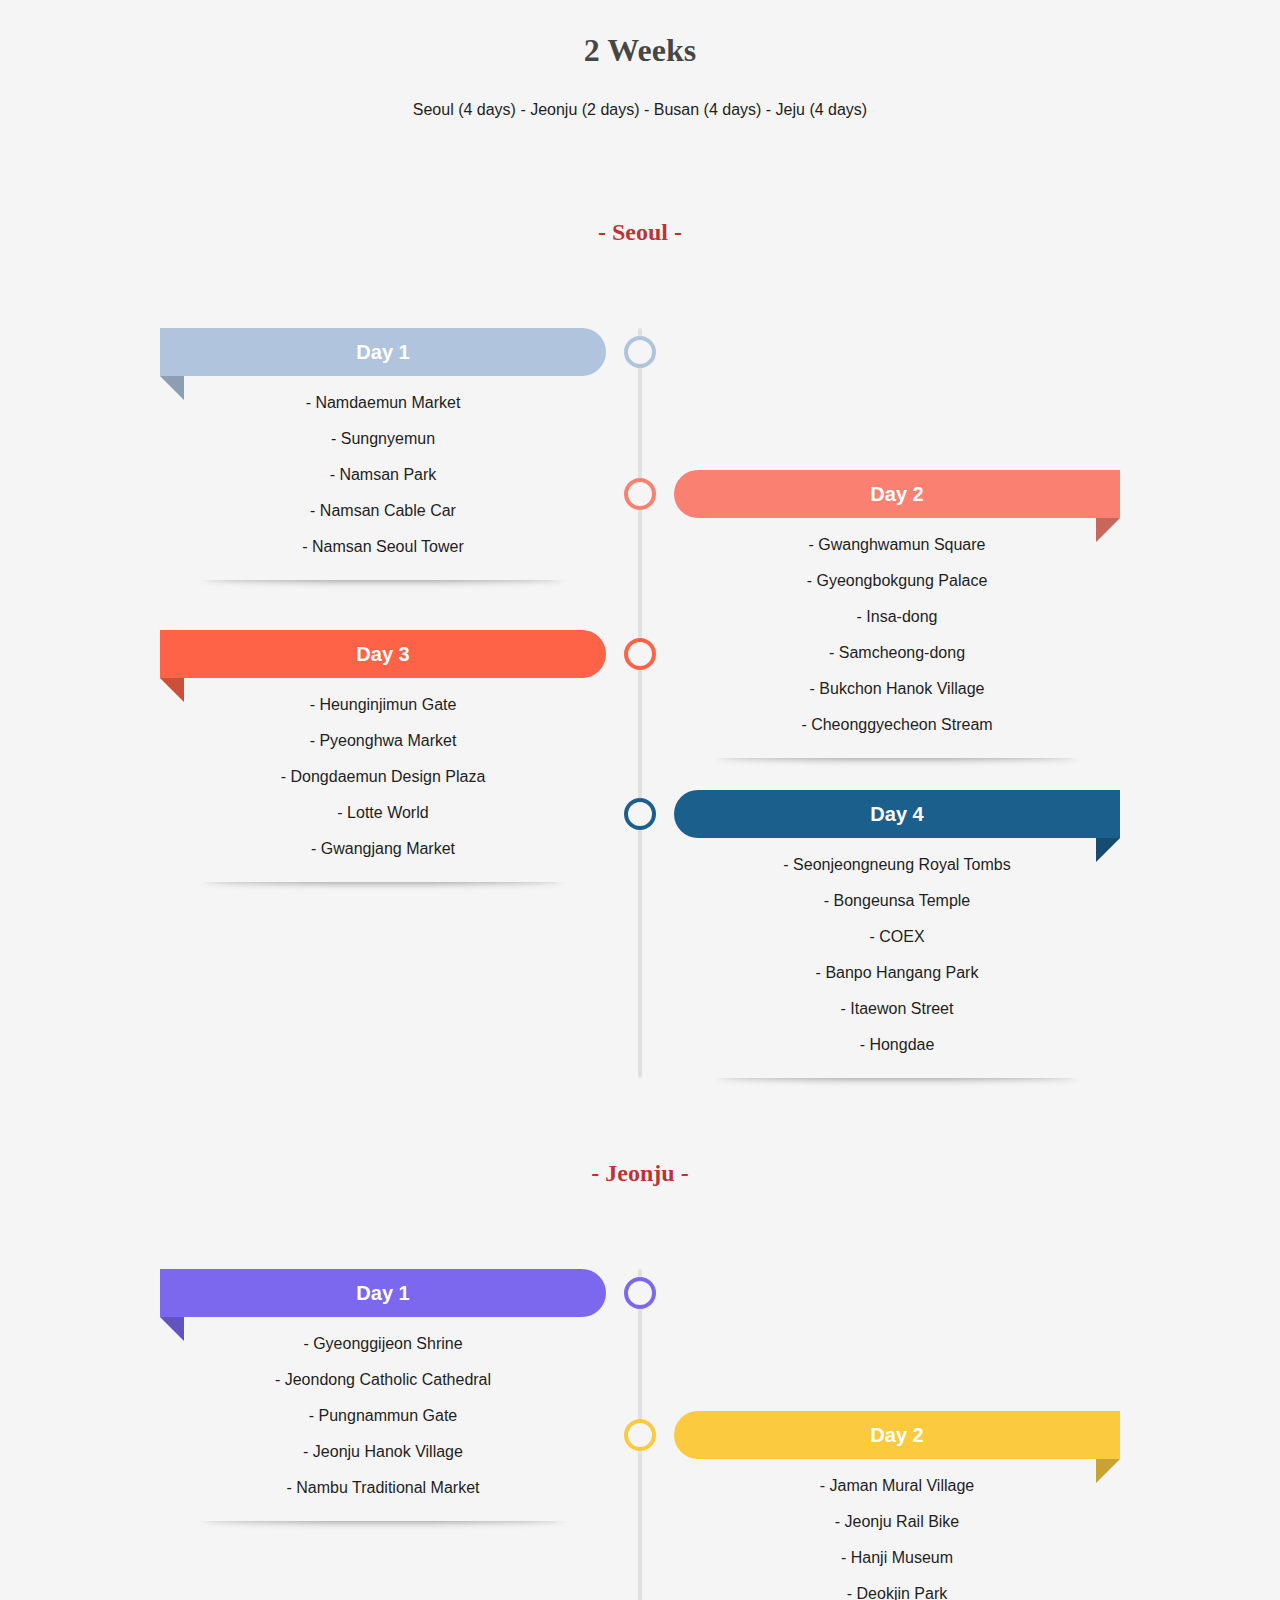
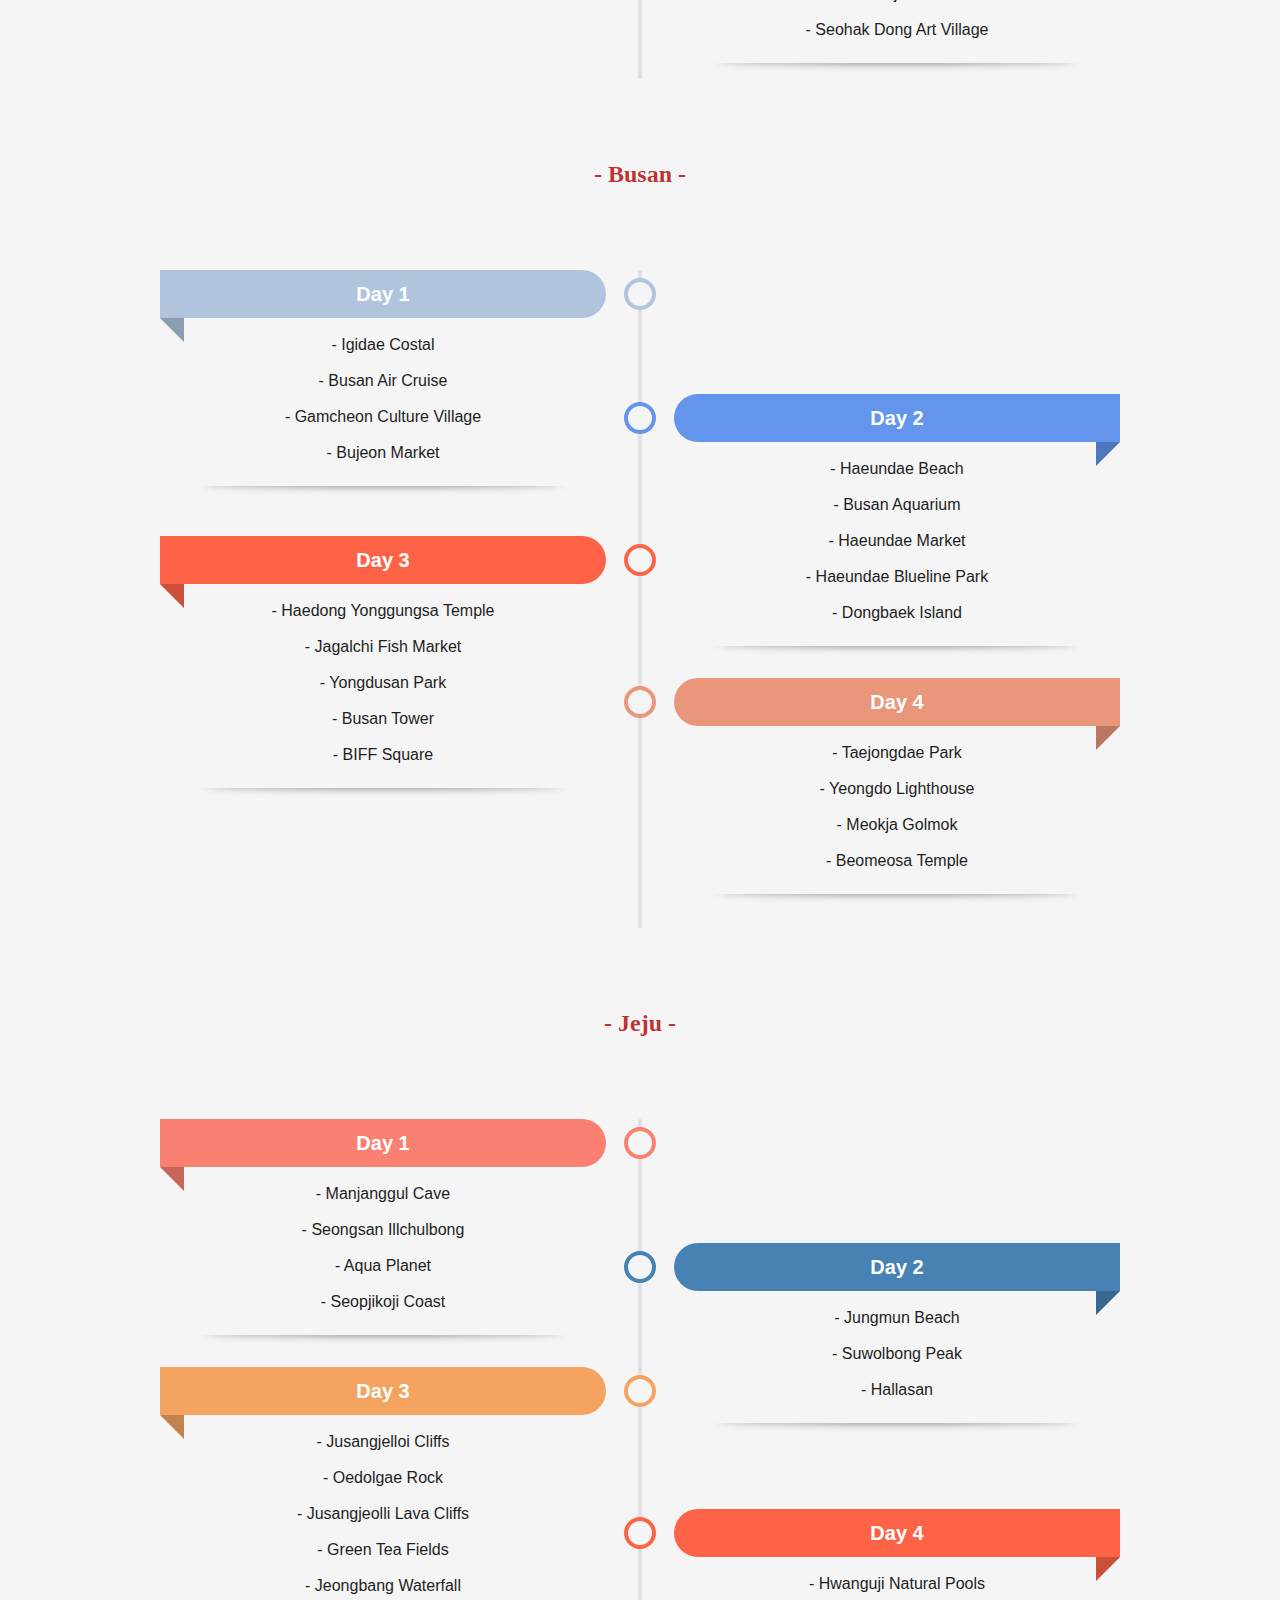
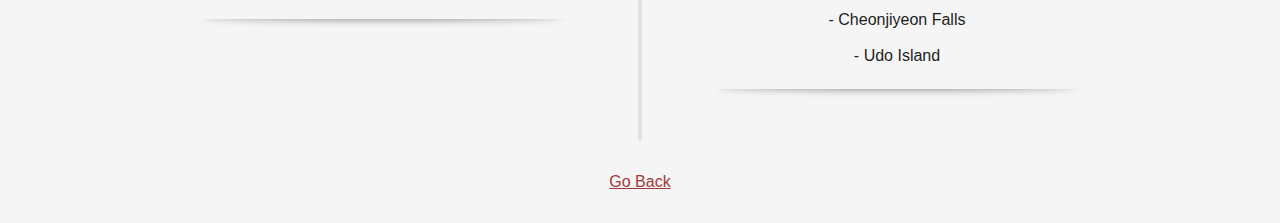
<file: itinerarieweek2option1.html>
<!DOCTYPE html>
<html>
    <head> 
        <title> Seoul, Jeonju, Busan, and Jeju </title>
        <link rel="stylesheet" href="itinerarieweek1option1.css">
    </head>

    <body>


        
            <div class="panel-title" style="font-family: 'Century Gothic', Ink Free; size: 20px; color: rgba(22, 22, 20, 0.796);">
                <h1>2 Weeks</h1>
            </div>
            <center><p>Seoul (4 days) - Jeonju (2 days) - Busan (4 days) - Jeju (4 days) </p></center>
            <br/>
            <br/>
            <center><h2 style="font-family: 'Ink Free', Century Gothic; color: rgba(177, 5, 5, 0.821);">- Seoul -</h2></center>
            <br/>
                   
            <ul>
              <li style="--accent-color:#B0C4DE">
              <div class="date">Day 1</div>
                 <div class="descr"> 
                    <center>
                 </br>              
                    <p>- Namdaemun Market</p>
                </br>
                    <p>- Sungnyemun</p>
                </br>
                    <p>- Namsan Park</p>
                </br>
                    <p>- Namsan Cable Car</p>
                </br>
                    <p>- Namsan Seoul Tower</p>
                </center>
                </div>
                </li>
                   
                <li style="--accent-color:#FA8072">
                  <div class="date">Day 2</div>
                  <div class="descr">
                    <center>
                    
                   </br>
                   <p>- Gwanghwamun Square</p>
                </br>
                   <p>- Gyeongbokgung Palace</p>
                </br>
                   <p>- Insa-dong</p>
                </br>
                   <p>- Samcheong-dong</p>
                </br>
                   <p>- Bukchon Hanok Village</p>
                </br>
                   <p>- Cheonggyecheon Stream</p>
                   </center>
                  </div>
                </li>

                <li style="--accent-color:#FF6347">
                  <div class="date">Day 3</div>
                  <div class="descr">
                    <center>  
                    </br>
                    <p>- Heunginjimun Gate</p>
                 </br>
                    <p>- Pyeonghwa Market</p>
                 </br>
                    <p>- Dongdaemun Design Plaza</p>
                 </br>
                 <p>- Lotte World</p>
                 </br>
                    <p>- Gwangjang Market</p>
                    </center>

                  </div>
                </li>

                <li style="--accent-color:#1B5F8C">
                  <div class="date">Day 4</div>
                  <div class="descr">
                    <center>      
                    </br>
                    <p>- Seonjeongneung Royal Tombs</p>
                 </br>
                    <p>- Bongeunsa Temple</p>
                 </br>
                    <p>- COEX</p>
                 </br>
                    <p>- Banpo Hangang Park</p>
                 </br>
                    <p>- Itaewon Street</p>
                 </br>
                    <p>- Hongdae</p>
                    </center>

                  </div>
                </li>
            </ul>

            
            <br/>
            <center><h2 style="font-family: 'Ink Free', Century Gothic; color: rgba(177, 5, 5, 0.821);">- Jeonju -</h2></center>
            <br/>
                   
            <ul>
              <li style="--accent-color:#7B68EE">
              <div class="date">Day 1</div>
                 <div class="descr"> 
                    <center>
                 </br>              
                    <p>- Gyeonggijeon Shrine</p>
                </br>
                    <p>- Jeondong Catholic Cathedral</p>
                </br>
                    <p>- Pungnammun Gate</p>
                </br>
                    <p>- Jeonju Hanok Village</p>
                </br>              
                    <p>- Nambu Traditional Market</p> 
                </center>
                </div>
                </li>
                   
                <li style="--accent-color:#FBCA3E">
                  <div class="date">Day 2</div>
                  <div class="descr">
                    <center>
                    
                   </br>
                   <p>- Jaman Mural Village</p>
                </br>
                   <p>- Jeonju Rail Bike</p>
                </br>
                   <p>- Hanji Museum</p>
                </br>
                   <p>- Deokjin Park</p>
                </br>
                   <p>- Seohak Dong Art Village</p>
                   </center>
                  </div>
                </li>
            </ul>


            <br/>
            <center><h2 style="font-family: 'Ink Free', Century Gothic; color: rgba(177, 5, 5, 0.821);">- Busan -</h2></center>
            <br/>
                   
            <ul>
              <li style="--accent-color:#B0C4DE">
              <div class="date">Day 1</div>
                 <div class="descr"> 
                    <center>
                </br>              
                    <p>- Igidae Costal</p>
                </br>
                    <p>- Busan Air Cruise</p>
                </br>
                    <p>- Gamcheon Culture Village</p>
                </br>
                    <p>- Bujeon Market</p>
                </center>
                </div>
                </li>
                   
                <li style="--accent-color:#6495ED">
                  <div class="date">Day 2</div>
                  <div class="descr">
                    <center>
                    </br>
                    <p>- Haeundae Beach</p>
                 </br>
                    <p>- Busan Aquarium</p>
                 </br>
                    <p>- Haeundae Market</p>
                 </br>
                    <p>- Haeundae Blueline Park</p>
                 </br>
                    <p>- Dongbaek Island</p>
                   </center>
                  </div>
                </li>

                <li style="--accent-color:#FF6347">
                  <div class="date">Day 3</div>
                  <div class="descr">
                    <center>  
                    </br>
                    <p>- Haedong Yonggungsa Temple</p>
                 </br>
                    <p>- Jagalchi Fish Market</p>
                 </br>
                    <p>- Yongdusan Park</p>
                </br>
                    <p>- Busan Tower</p>
                </br>
                    <p>- BIFF Square</p>
                    </center>

                  </div>
                </li>

                <li style="--accent-color:#E9967A">
                    <div class="date">Day 4</div>
                    <div class="descr">
                      <center>      
                      </br>
                      <p>- Taejongdae Park</p>
                   </br>
                      <p>- Yeongdo Lighthouse</p>
                   </br>
                      <p>- Meokja Golmok</p>
                   </br>
                      <p>- Beomeosa Temple</p>
                      </center>
  
                    </div>
                  </li>
            </ul>


            <br/>
            <center><h2 style="font-family: 'Ink Free', Century Gothic; color: rgba(177, 5, 5, 0.821);">- Jeju -</h2></center>
            <br/>
                   
            <ul>
              <li style="--accent-color:#FA8072">
              <div class="date">Day 1</div>
                 <div class="descr"> 
                    <center>
                 </br>              
                    <p>- Manjanggul Cave</p>
                </br>
                    <p>- Seongsan Illchulbong</p>
                </br>
                    <p>- Aqua Planet</p>
                </br>
                    <p>- Seopjikoji Coast</p>
                </center>
                </div>
                </li>
                   
                <li style="--accent-color:#4682B4">
                  <div class="date">Day 2</div>
                  <div class="descr">
                    <center>
                </br>
                    <p>- Jungmun Beach</p>
                </br>
                    <p>- Suwolbong Peak</p>
                </br>
                    <p>- Hallasan</p>
                   </center>
                  </div>
                </li>

                <li style="--accent-color:#F4A460">
                  <div class="date">Day 3</div>
                  <div class="descr">
                    <center>  
                </br>
                    <p>- Jusangjelloi Cliffs</p>
                </br>
                    <p>- Oedolgae Rock</p>
                </br>
                    <p>- Jusangjeolli Lava Cliffs</p>
                </br>
                    <p>- Green Tea Fields</p>
                </br>
                    <p>- Jeongbang Waterfall</p>  
                    </center>

                  </div>
                </li>

                <li style="--accent-color:#FF6347">
                    <div class="date">Day 4</div>
                    <div class="descr">
                      <center>  
                      </br>
                      <p>- Hwanguji Natural Pools</p>
                   </br>
                      <p>- Cheonjiyeon Falls</p>
                   </br>
                      <p>- Udo Island</p>
                      </center>
  
                    </div>
                  </li>
            </ul>



            <center>
            <p><a href="tipsandrecommendations.html" style="color:rgb(158, 60, 60)">Go Back</a></p>
            </center>








    </body>

</html>
</file>
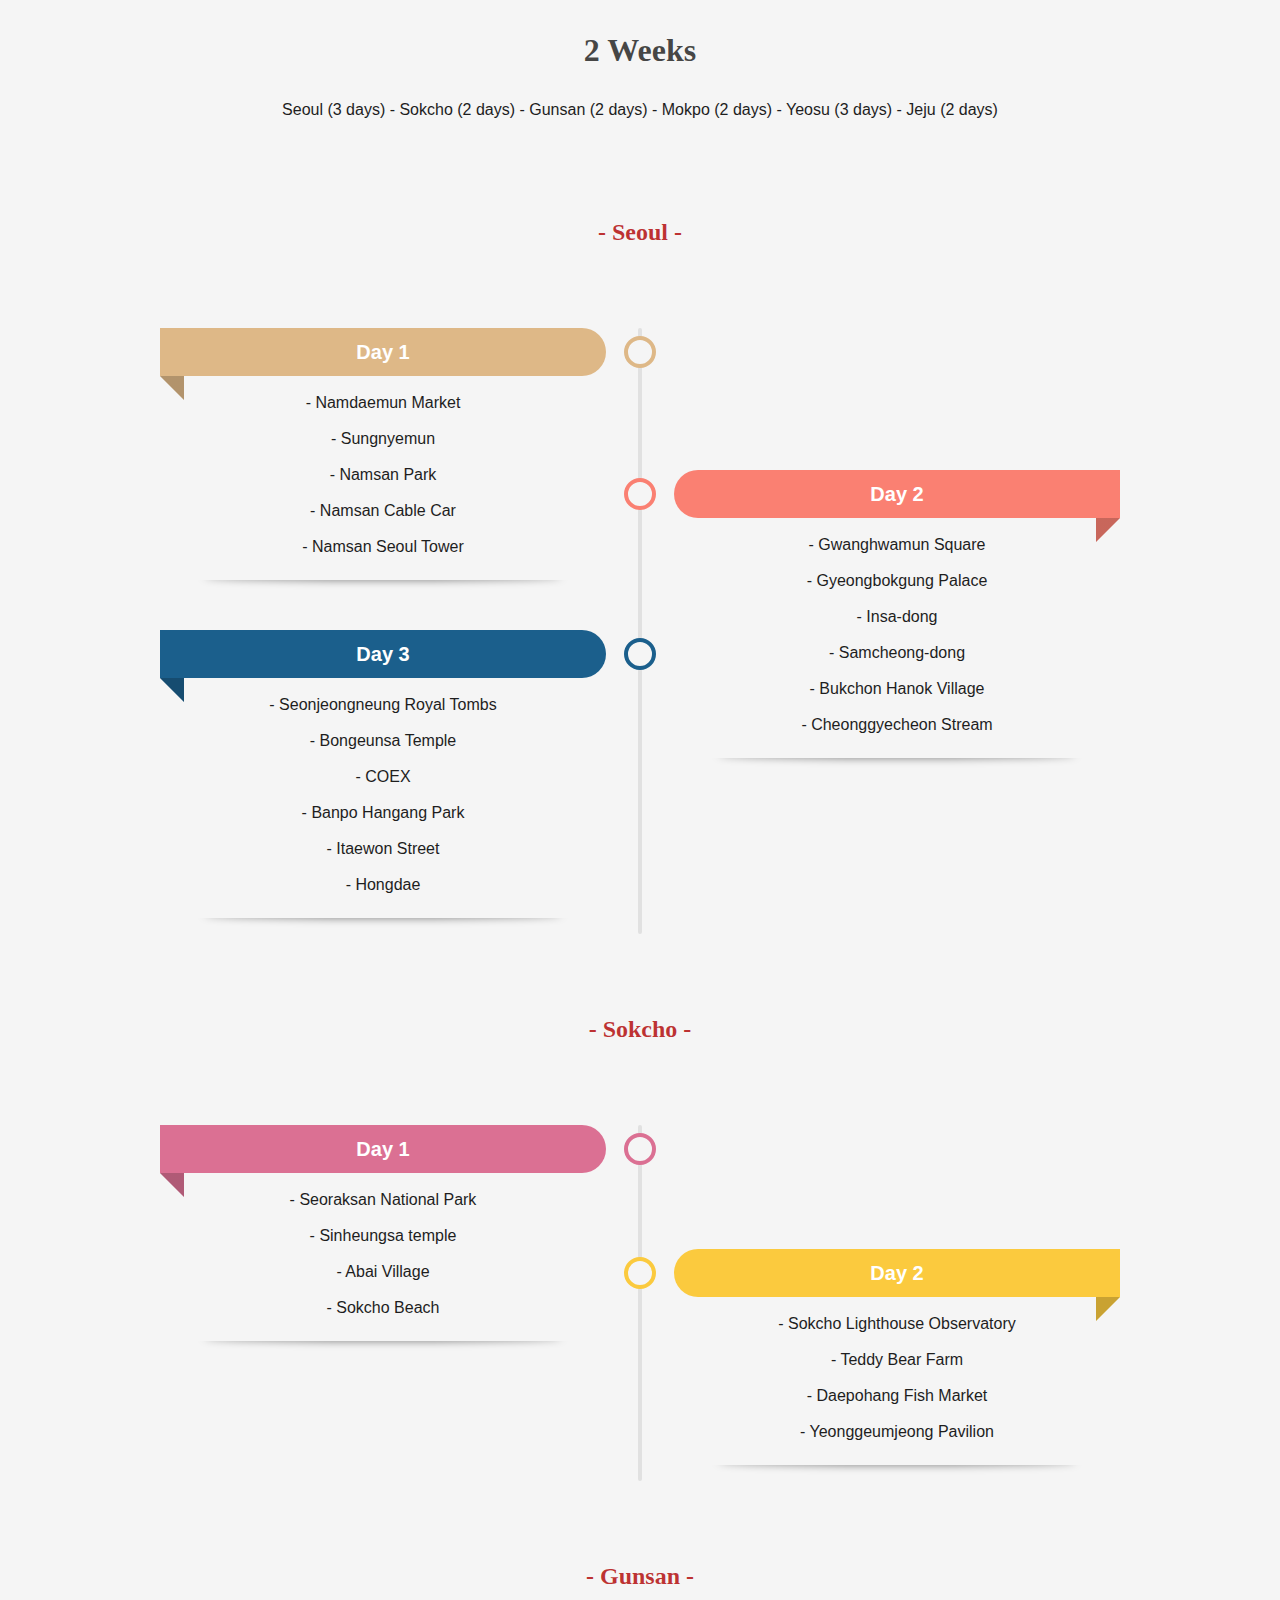
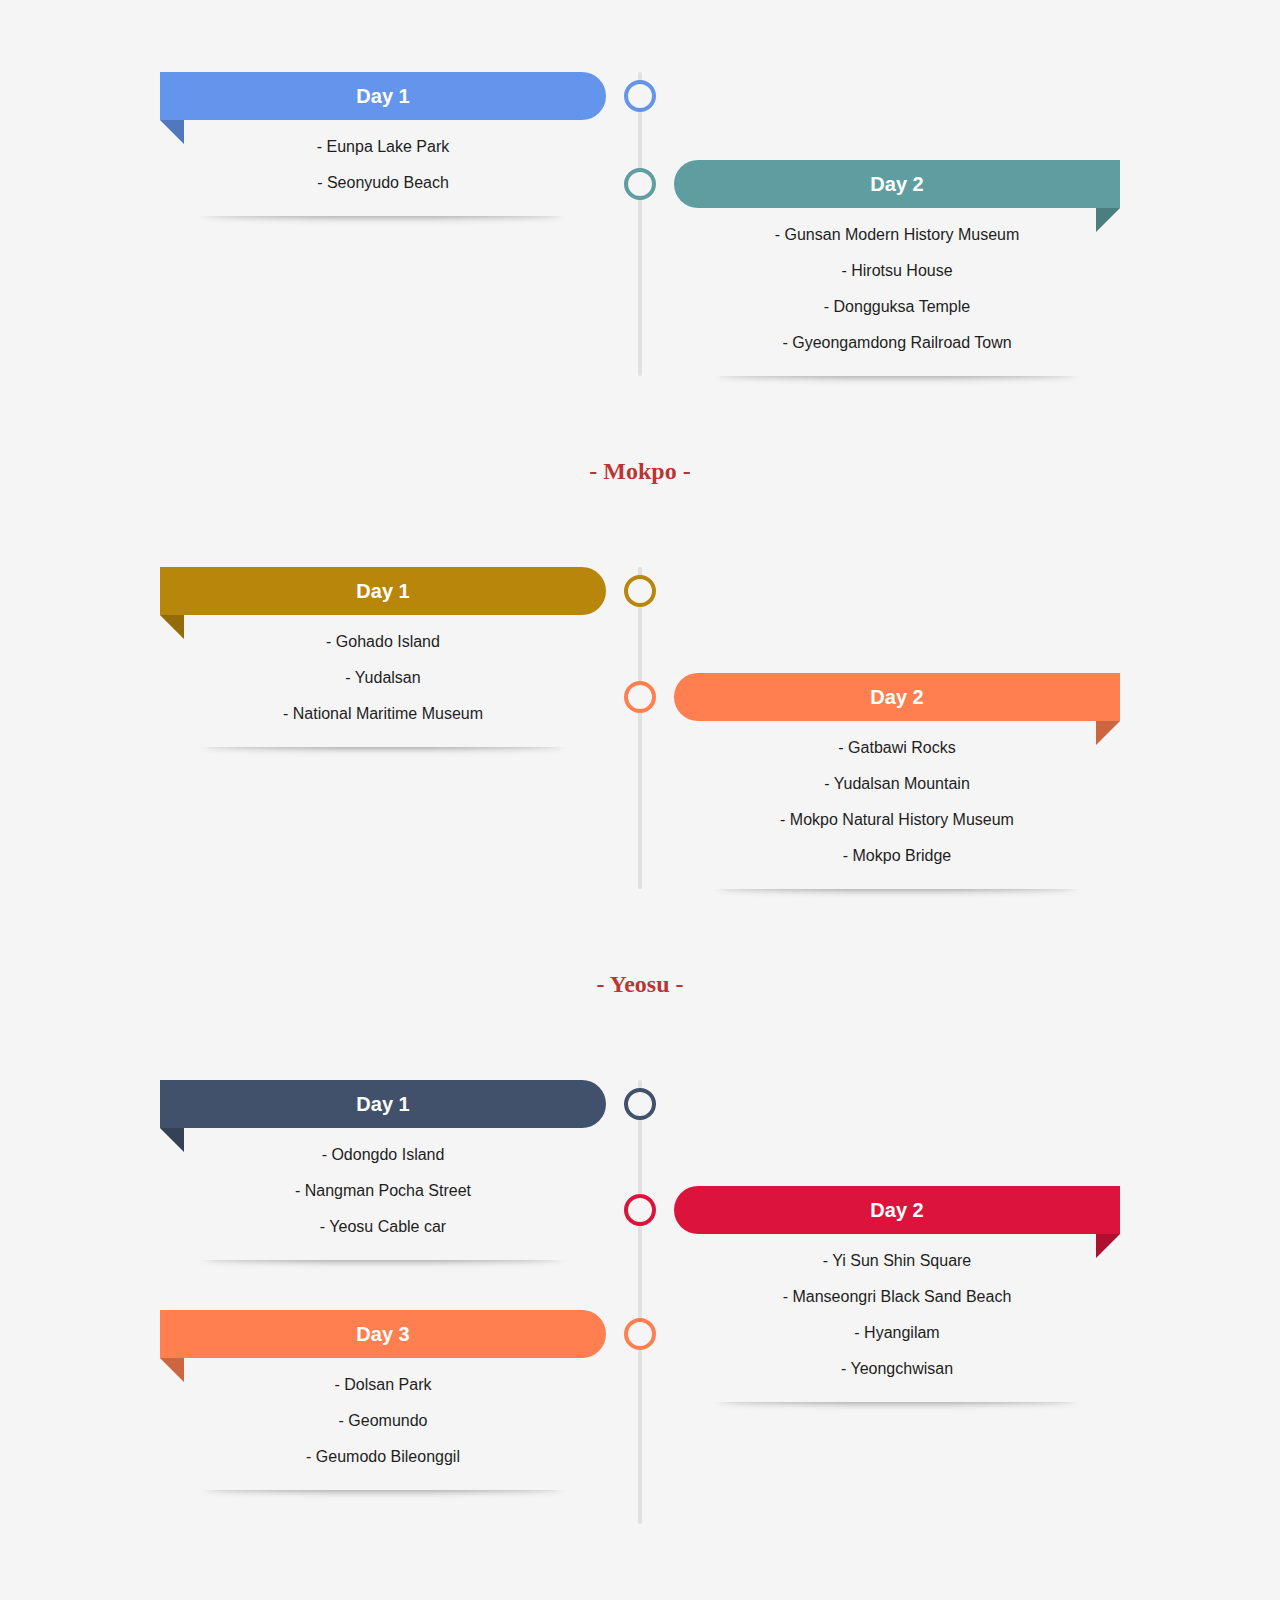
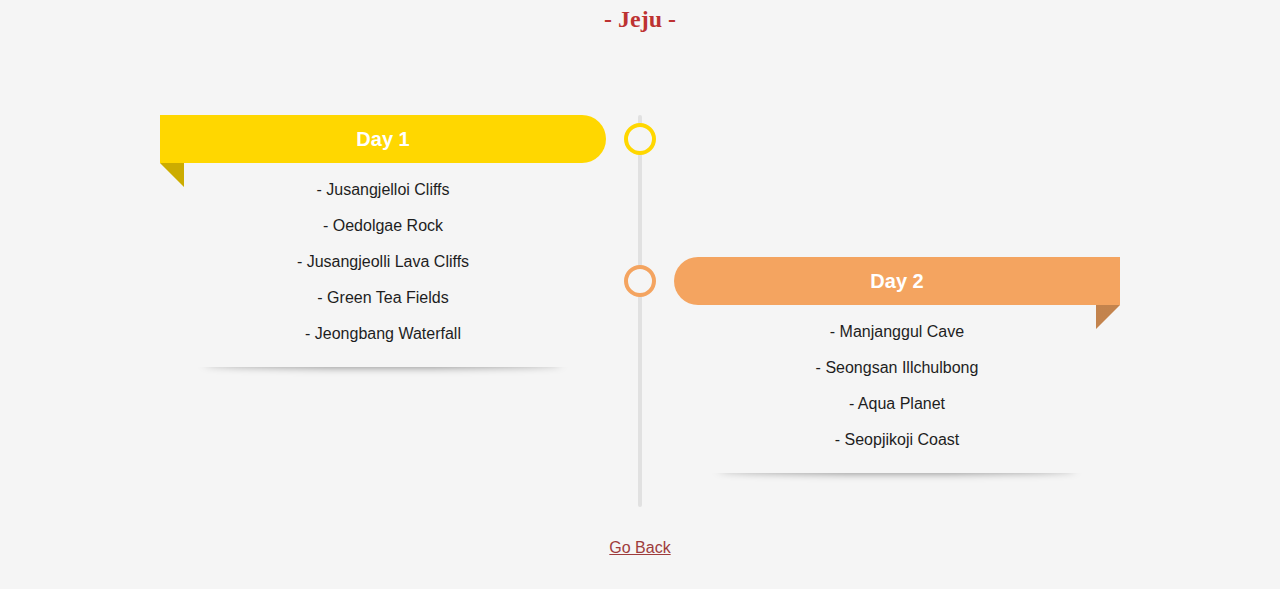
<file: itinerarieweek2option2.html>
<!DOCTYPE html>
<html>
    <head> 
        <title> Seoul, Sokcho, Gunsan, Mokpo, Yeosu, and Jeju </title>
        <link rel="stylesheet" href="itinerarieweek1option1.css">
    </head>

    <body>


        
            <div class="panel-title" style="font-family: 'Century Gothic', Ink Free; size: 20px; color: rgba(22, 22, 20, 0.796);">
                <h1>2 Weeks</h1>
            </div>
            <center><p>Seoul (3 days) - Sokcho (2 days) - Gunsan (2 days) - Mokpo (2 days) - Yeosu (3 days) - Jeju (2 days)</p></center>
            <br/>
            <br/>
            <center><h2 style="font-family: 'Ink Free', Century Gothic; color: rgba(177, 5, 5, 0.821);">- Seoul -</h2></center>
            <br/>
                   
            <ul>
              <li style="--accent-color:BurlyWood">
              <div class="date">Day 1</div>
                 <div class="descr"> 
                    <center>
                 </br>              
                    <p>- Namdaemun Market</p>
                </br>
                    <p>- Sungnyemun</p>
                </br>
                    <p>- Namsan Park</p>
                </br>
                    <p>- Namsan Cable Car</p>
                </br>
                    <p>- Namsan Seoul Tower</p>
                </center>
                </div>
                </li>
                   
                <li style="--accent-color:#FA8072">
                  <div class="date">Day 2</div>
                  <div class="descr">
                    <center>
                    
                   </br>
                   <p>- Gwanghwamun Square</p>
                </br>
                   <p>- Gyeongbokgung Palace</p>
                </br>
                   <p>- Insa-dong</p>
                </br>
                   <p>- Samcheong-dong</p>
                </br>
                   <p>- Bukchon Hanok Village</p>
                </br>
                   <p>- Cheonggyecheon Stream</p>
                   </center>
                  </div>
                </li>

                <li style="--accent-color:#1B5F8C">
                    <div class="date">Day 3</div>
                    <div class="descr">
                      <center>      
                      </br>
                      <p>- Seonjeongneung Royal Tombs</p>
                   </br>
                      <p>- Bongeunsa Temple</p>
                   </br>
                      <p>- COEX</p>
                   </br>
                      <p>- Banpo Hangang Park</p>
                   </br>
                      <p>- Itaewon Street</p>
                   </br>
                      <p>- Hongdae</p>
                      </center>
  
                    </div>
                  </li>
            </ul>

            
            <br/>
            <center><h2 style="font-family: 'Ink Free', Century Gothic; color: rgba(177, 5, 5, 0.821);">- Sokcho -</h2></center>
            <br/>
                   
            <ul>
              <li style="--accent-color:#DB7093">
              <div class="date">Day 1</div>
                 <div class="descr"> 
                    <center>
                 </br>              
                    <p>- Seoraksan National Park </p>
                </br>
                    <p>- Sinheungsa temple</p>
                </br>
                    <p>- Abai Village</p>
                </br>
                    <p>- Sokcho Beach </p>
                </center>
                </div>
                </li>
                   
                <li style="--accent-color:#FBCA3E">
                  <div class="date">Day 2</div>
                  <div class="descr">
                    <center>
                    
                   </br>
                   <p>- Sokcho Lighthouse Observatory </p>
                </br>
                   <p>- Teddy Bear Farm </p>
                </br>
                   <p>- Daepohang Fish Market </p>
                </br>
                   <p>- Yeonggeumjeong Pavilion</p>
                   </center>
                  </div>
                </li>
            </ul>



            <br/>
            <center><h2 style="font-family: 'Ink Free', Century Gothic; color: rgba(177, 5, 5, 0.821);">- Gunsan -</h2></center>
            <br/>
                   
            <ul>
              <li style="--accent-color:#6495ED">
              <div class="date">Day 1</div>
                 <div class="descr"> 
                    <center>
                 </br>              
                    <p>- Eunpa Lake Park</p>
                </br>
                    <p>- Seonyudo Beach</p>
                </center>
                </div>
                </li>
                   
                <li style="--accent-color:#5F9EA0">
                  <div class="date">Day 2</div>
                  <div class="descr">
                    <center>
                    
                   </br>
                   <p>- Gunsan Modern History Museum</p>
                </br>
                   <p>- Hirotsu House</p>
                </br>
                   <p>- Dongguksa Temple</p>
                </br>
                   <p>- Gyeongamdong Railroad Town</p>
                   </center>
                  </div>
                </li>
            </ul>



            <br/>
            <center><h2 style="font-family: 'Ink Free', Century Gothic; color: rgba(177, 5, 5, 0.821);">- Mokpo -</h2></center>
            <br/>
                   
            <ul>
              <li style="--accent-color:#B8860B">
              <div class="date">Day 1</div>
                 <div class="descr"> 
                    <center>
                 </br>              
                    <p>- Gohado Island</p>
                </br>
                    <p>- Yudalsan</p>
                </br>
                    <p>- National Maritime Museum</p>
                </center>
                </div>
                </li>
                   
                <li style="--accent-color:#FF7F50">
                  <div class="date">Day 2</div>
                  <div class="descr">
                    <center>
                    
                   </br>
                   <p>- Gatbawi Rocks</p>
                </br>
                   <p>- Yudalsan Mountain</p>
                </br>
                   <p>- Mokpo Natural History Museum</p>
                </br>
                   <p>- Mokpo Bridge</p>
                   </center>
                  </div>
                </li>
            </ul>



            <br/>
            <center><h2 style="font-family: 'Ink Free', Century Gothic; color: rgba(177, 5, 5, 0.821);">- Yeosu -</h2></center>
            <br/>
                   
            <ul>
              <li style="--accent-color:#41516C">
              <div class="date">Day 1</div>
                 <div class="descr"> 
                    <center>
                 </br>              
                    <p>- Odongdo Island</p>
                </br>
                    <p>- Nangman Pocha Street </p>
                </br>
                    <p>- Yeosu Cable car</p>
                </center>
                </div>
                </li>
                   
                <li style="--accent-color:#DC143C">
                  <div class="date">Day 2</div>
                  <div class="descr">
                    <center>
                    
                   </br>
                   <p>- Yi Sun Shin Square </p>
                </br>
                   <p>- Manseongri Black Sand Beach</p>
                </br>
                   <p>- Hyangilam</p>
                </br>
                   <p>- Yeongchwisan</p>
                   </center>
                  </div>
                </li>

                <li style="--accent-color:#FF7F50">
                    <div class="date">Day 3</div>
                    <div class="descr">
                      <center>
                      
                </br>
                     <p>- Dolsan Park</p>
                </br>
                     <p>- Geomundo</p>
                </br>
                     <p>- Geumodo Bileonggil</p>
                     </center>
                    </div>
                  </li>
            </ul>



            <br/>
            <center><h2 style="font-family: 'Ink Free', Century Gothic; color: rgba(177, 5, 5, 0.821);">- Jeju -</h2></center>
            <br/>
                   
            <ul>
              <li style="--accent-color:#FFD700">
              <div class="date">Day 1</div>
                 <div class="descr"> 
                    <center>  
                    </br>
                        <p>- Jusangjelloi Cliffs</p>
                    </br>
                        <p>- Oedolgae Rock</p>
                    </br>
                        <p>- Jusangjeolli Lava Cliffs</p>
                    </br>
                        <p>- Green Tea Fields</p>
                    </br>
                        <p>- Jeongbang Waterfall</p>  
                        </center>
    
                      </div>
                    </li>
                   
                <li style="--accent-color:#F4A460">
                  <div class="date">Day 2</div>
                  <div class="descr">
                    <center>
                    </br>              
                       <p>- Manjanggul Cave</p>
                   </br>
                       <p>- Seongsan Illchulbong</p>
                   </br>
                       <p>- Aqua Planet</p>
                   </br>
                       <p>- Seopjikoji Coast</p>
                   </center>
                   </div>
                   </li>
            </ul>

            <center>
            <p><a href="tipsandrecommendations.html" style="color:rgb(158, 60, 60)">Go Back</a></p>
            </center>








    </body>

</html>
</file>
<file: itinerarieweek1option1.css>
*,
*::before,
*::after {
  margin: 0;
  padding: 0;
  box-sizing: border-box;
}

body {
  --color: rgba(30, 30, 30);
  --bgColor: rgba(245, 245, 245);
  min-height: 100vh;
  display: grid;
  align-content: center;
  gap: 2rem;
  padding: 2rem;
  font-family: "Century Gothic", sans-serif;
  color: var(--color);
  background: var(--bgColor);
}

h1 {
  text-align: center;
}

ul {
  --col-gap: 2rem;
  --row-gap: 2rem;
  --line-w: 0.25rem;
  display: grid;
  grid-template-columns: var(--line-w) 1fr;
  grid-auto-columns: max-content;
  column-gap: var(--col-gap);
  list-style: none;
  width: min(60rem, 90%);
  margin-inline: auto;
}

/* line */
ul::before {
  content: "";
  grid-column: 1;
  grid-row: 1 / span 20;
  background: rgb(225, 225, 225);
  border-radius: calc(var(--line-w) / 2);
}

/* columns*/

/* row gaps */
ul li:not(:last-child) {
  margin-bottom: var(--row-gap);
}

/* card */
ul li {
  grid-column: 2;
  --inlineP: 1.5rem;
  margin-inline: var(--inlineP);
  grid-row: span 2;
  display: grid;
  grid-template-rows: min-content min-content min-content;
}

/* date */
ul li .date {
  --dateH: 3rem;
  height: var(--dateH);
  margin-inline: calc(var(--inlineP) * -1);

  text-align: center;
  background-color: var(--accent-color);

  color: white;
  font-size: 1.25rem;
  font-weight: 700;

  display: grid;
  place-content: center;
  position: relative;

  border-radius: calc(var(--dateH) / 2) 0 0 calc(var(--dateH) / 2);
}

/* date flap */
ul li .date::before {
  content: "";
  width: var(--inlineP);
  aspect-ratio: 1;
  background: var(--accent-color);
  background-image: linear-gradient(rgba(0, 0, 0, 0.2) 100%, transparent);
  position: absolute;
  top: 100%;

  clip-path: polygon(0 0, 100% 0, 0 100%);
  right: 0;
}

/* circle */
ul li .date::after {
  content: "";
  position: absolute;
  width: 2rem;
  aspect-ratio: 1;
  background: var(--bgColor);
  border: 0.3rem solid var(--accent-color);
  border-radius: 50%;
  top: 50%;

  transform: translate(50%, -50%);
  right: calc(100% + var(--col-gap) + var(--line-w) / 2);
}

/* title descr */
ul li .title,
ul li .descr {
  background: var(--bgColor);
  position: relative;
  padding-inline: 1.5rem;
}
ul li .title {
  overflow: hidden;
  padding-block-start: 1.5rem;
  padding-block-end: 1rem;
  font-weight: 500;
}
ul li .descr {
  padding-block-end: 1.5rem;
  font-weight: 300;
}

/* shadows */
ul li .title::before,
ul li .descr::before {
  content: "";
  position: absolute;
  width: 90%;
  height: 0.5rem;
  background: rgba(0, 0, 0, 0.5);
  left: 50%;
  border-radius: 50%;
  filter: blur(4px);
  transform: translate(-50%, 50%);
}
ul li .title::before {
  bottom: calc(100% + 0.125rem);
}

ul li .descr::before {
  z-index: -1;
  bottom: 0.25rem;
}

@media (min-width: 40rem) {
  ul {
    grid-template-columns: 1fr var(--line-w) 1fr;
  }
  ul::before {
    grid-column: 2;
  }
  ul li:nth-child(odd) {
    grid-column: 1;
  }
  ul li:nth-child(even) {
    grid-column: 3;
  }

  /* start second card */
  ul li:nth-child(2) {
    grid-row: 2/4;
  }

  ul li:nth-child(odd) .date::before {
    clip-path: polygon(0 0, 100% 0, 100% 100%);
    left: 0;
  }

  ul li:nth-child(odd) .date::after {
    transform: translate(-50%, -50%);
    left: calc(100% + var(--col-gap) + var(--line-w) / 2);
  }
  ul li:nth-child(odd) .date {
    border-radius: 0 calc(var(--dateH) / 2) calc(var(--dateH) / 2) 0;
  }
}

.credits {
  margin-top: 1rem;
  text-align: right;
}
.credits a {
  color: var(--color);
}
</file>
<file: itinerarieweek1option2.css>
*,
*::before,
*::after {
  margin: 0;
  padding: 0;
  box-sizing: border-box;
}

body {
  --color: rgb(37, 36, 36);
  --bgColor: rgba(245, 245, 245);
  min-height: 100vh;
  display: grid;
  align-content: center;
  gap: 2rem;
  padding: 2rem;
  font-family: "Century Gothic", sans-serif;
  color: var(--color);
  background: var(--bgColor);
}

h1 {
  text-align: center;
}

ul {
  --col-gap: 2rem;
  --row-gap: 2rem;
  --line-w: 0.25rem;
  display: grid;
  grid-template-columns: var(--line-w) 1fr;
  grid-auto-columns: max-content;
  column-gap: var(--col-gap);
  list-style: none;
  width: min(60rem, 90%);
  margin-inline: auto;
}

/* line */
ul::before {
  content: "";
  grid-column: 1;
  grid-row: 1 / span 20;
  background: rgb(225, 225, 225);
  border-radius: calc(var(--line-w) / 2);
}

/* columns*/

/* row gaps */
ul li:not(:last-child) {
  margin-bottom: var(--row-gap);
}

/* card */
ul li {
  grid-column: 2;
  --inlineP: 1.5rem;
  margin-inline: var(--inlineP);
  grid-row: span 2;
  display: grid;
  grid-template-rows: min-content min-content min-content;
}

/* date */
ul li .date {
  --dateH: 3rem;
  height: var(--dateH);
  margin-inline: calc(var(--inlineP) * -1);

  text-align: center;
  background-color: var(--accent-color);

  color: white;
  font-size: 1.25rem;
  font-weight: 700;

  display: grid;
  place-content: center;
  position: relative;

  border-radius: calc(var(--dateH) / 2) 0 0 calc(var(--dateH) / 2);
}

/* date flap */
ul li .date::before {
  content: "";
  width: var(--inlineP);
  aspect-ratio: 1;
  background: var(--accent-color);
  background-image: linear-gradient(rgba(0, 0, 0, 0.2) 100%, transparent);
  position: absolute;
  top: 100%;

  clip-path: polygon(0 0, 100% 0, 0 100%);
  right: 0;
}

/* circle */
ul li .date::after {
  content: "";
  position: absolute;
  width: 2rem;
  aspect-ratio: 1;
  background: var(--bgColor);
  border: 0.3rem solid var(--accent-color);
  border-radius: 50%;
  top: 50%;

  transform: translate(50%, -50%);
  right: calc(100% + var(--col-gap) + var(--line-w) / 2);
}

/* title descr */
ul li .title,
ul li .descr {
  background: var(--bgColor);
  position: relative;
  padding-inline: 1.5rem;
}
ul li .title {
  overflow: hidden;
  padding-block-start: 1.5rem;
  padding-block-end: 1rem;
  font-weight: 500;
}
ul li .descr {
  padding-block-end: 1.5rem;
  font-weight: 300;
}

/* shadows */
ul li .title::before,
ul li .descr::before {
  content: "";
  position: absolute;
  width: 90%;
  height: 0.5rem;
  background: rgba(0, 0, 0, 0.5);
  left: 50%;
  border-radius: 50%;
  filter: blur(4px);
  transform: translate(-50%, 50%);
}
ul li .title::before {
  bottom: calc(100% + 0.125rem);
}

ul li .descr::before {
  z-index: -1;
  bottom: 0.25rem;
}

@media (min-width: 40rem) {
  ul {
    grid-template-columns: 1fr var(--line-w) 1fr;
  }
  ul::before {
    grid-column: 2;
  }
  ul li:nth-child(odd) {
    grid-column: 1;
  }
  ul li:nth-child(even) {
    grid-column: 3;
  }

  /* start second card */
  ul li:nth-child(2) {
    grid-row: 2/4;
  }

  ul li:nth-child(odd) .date::before {
    clip-path: polygon(0 0, 100% 0, 100% 100%);
    left: 0;
  }

  ul li:nth-child(odd) .date::after {
    transform: translate(-50%, -50%);
    left: calc(100% + var(--col-gap) + var(--line-w) / 2);
  }
  ul li:nth-child(odd) .date {
    border-radius: 0 calc(var(--dateH) / 2) calc(var(--dateH) / 2) 0;
  }
}

.credits {
  margin-top: 1rem;
  text-align: right;
}
.credits a {
  color: var(--color);
}
</file>
